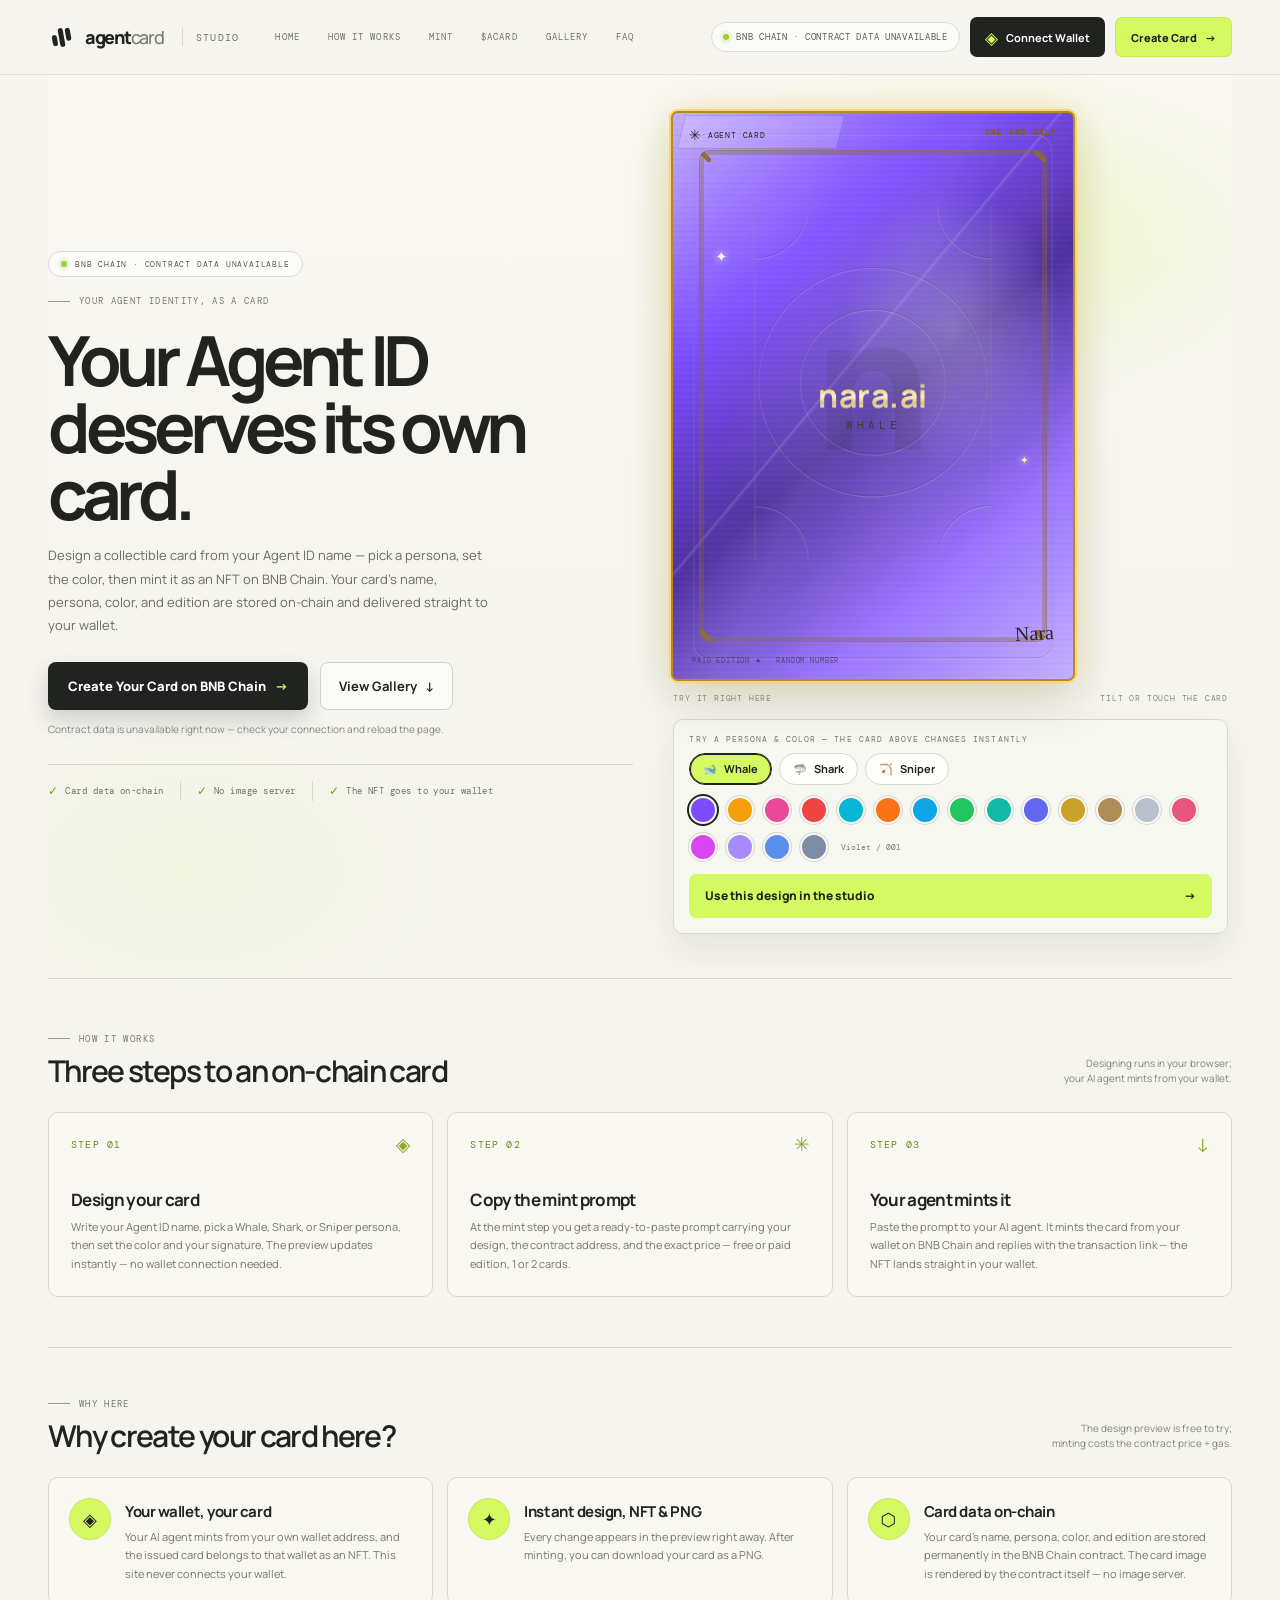
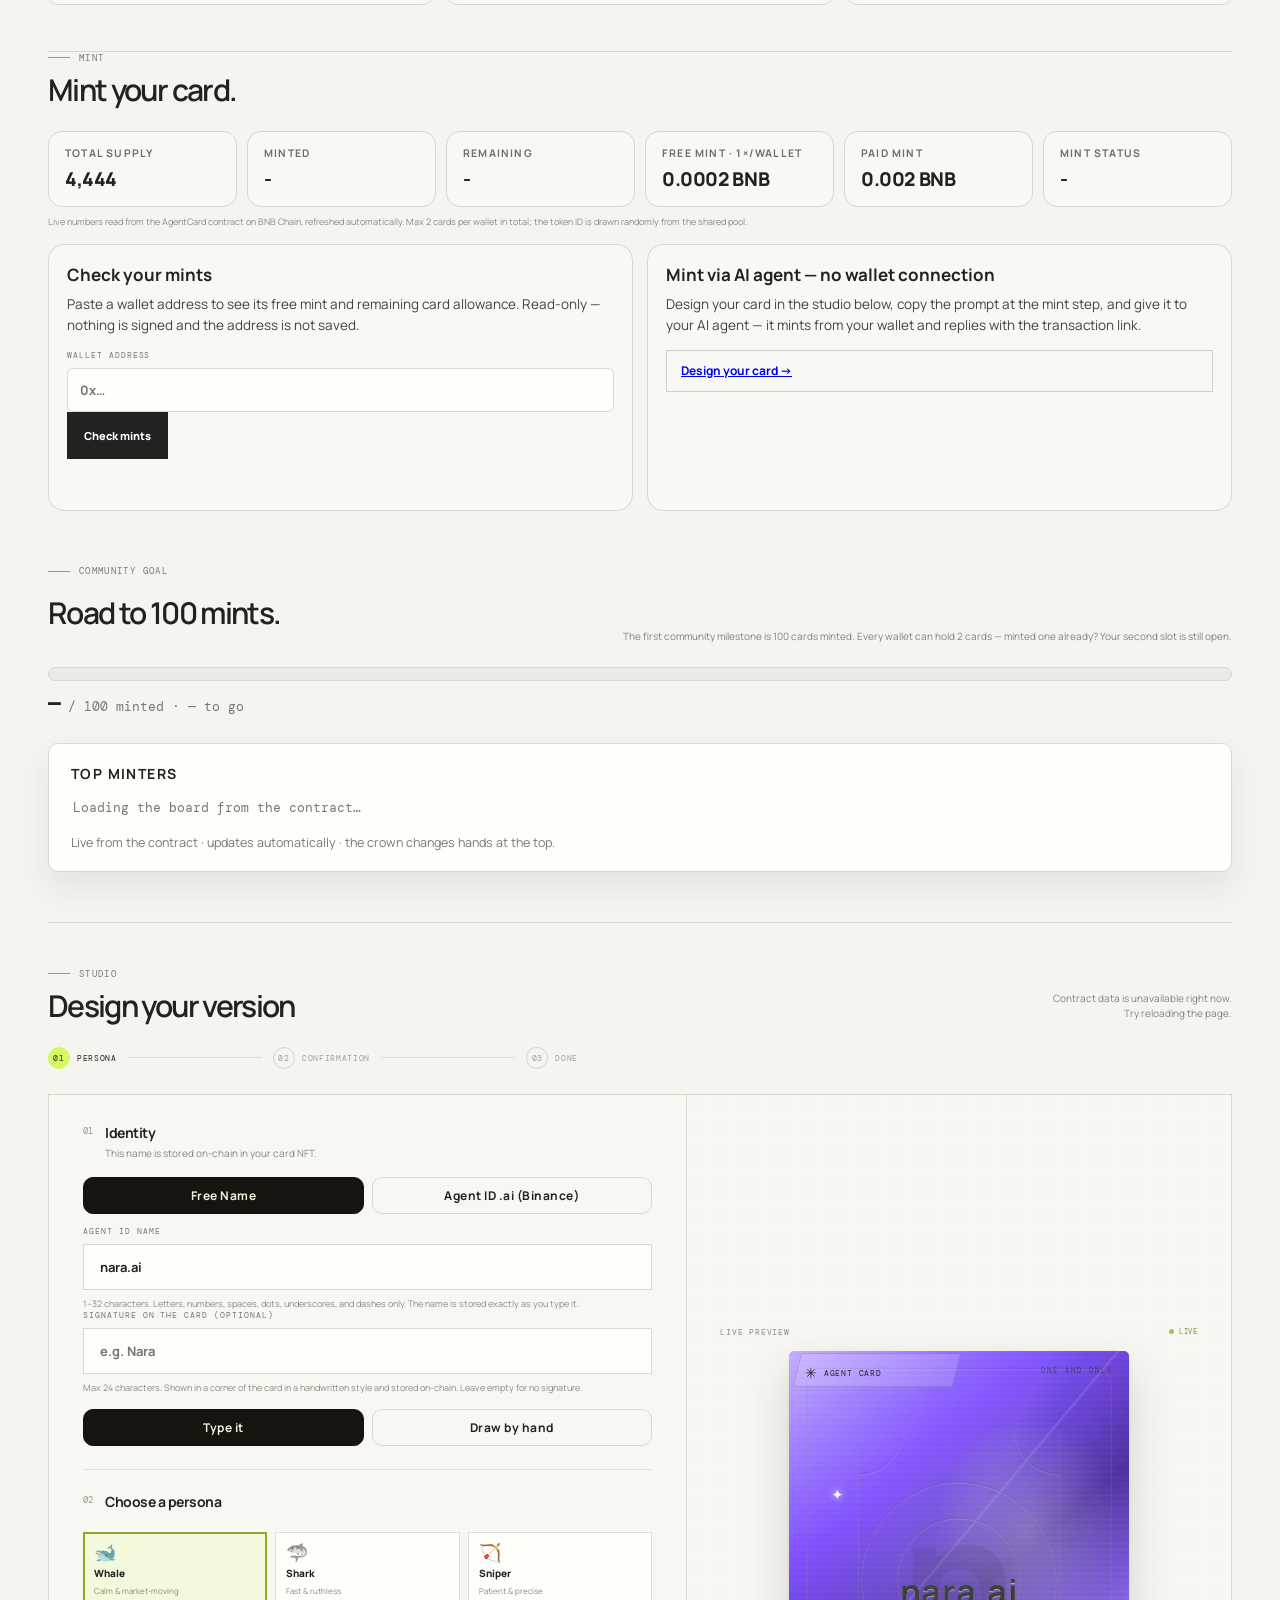
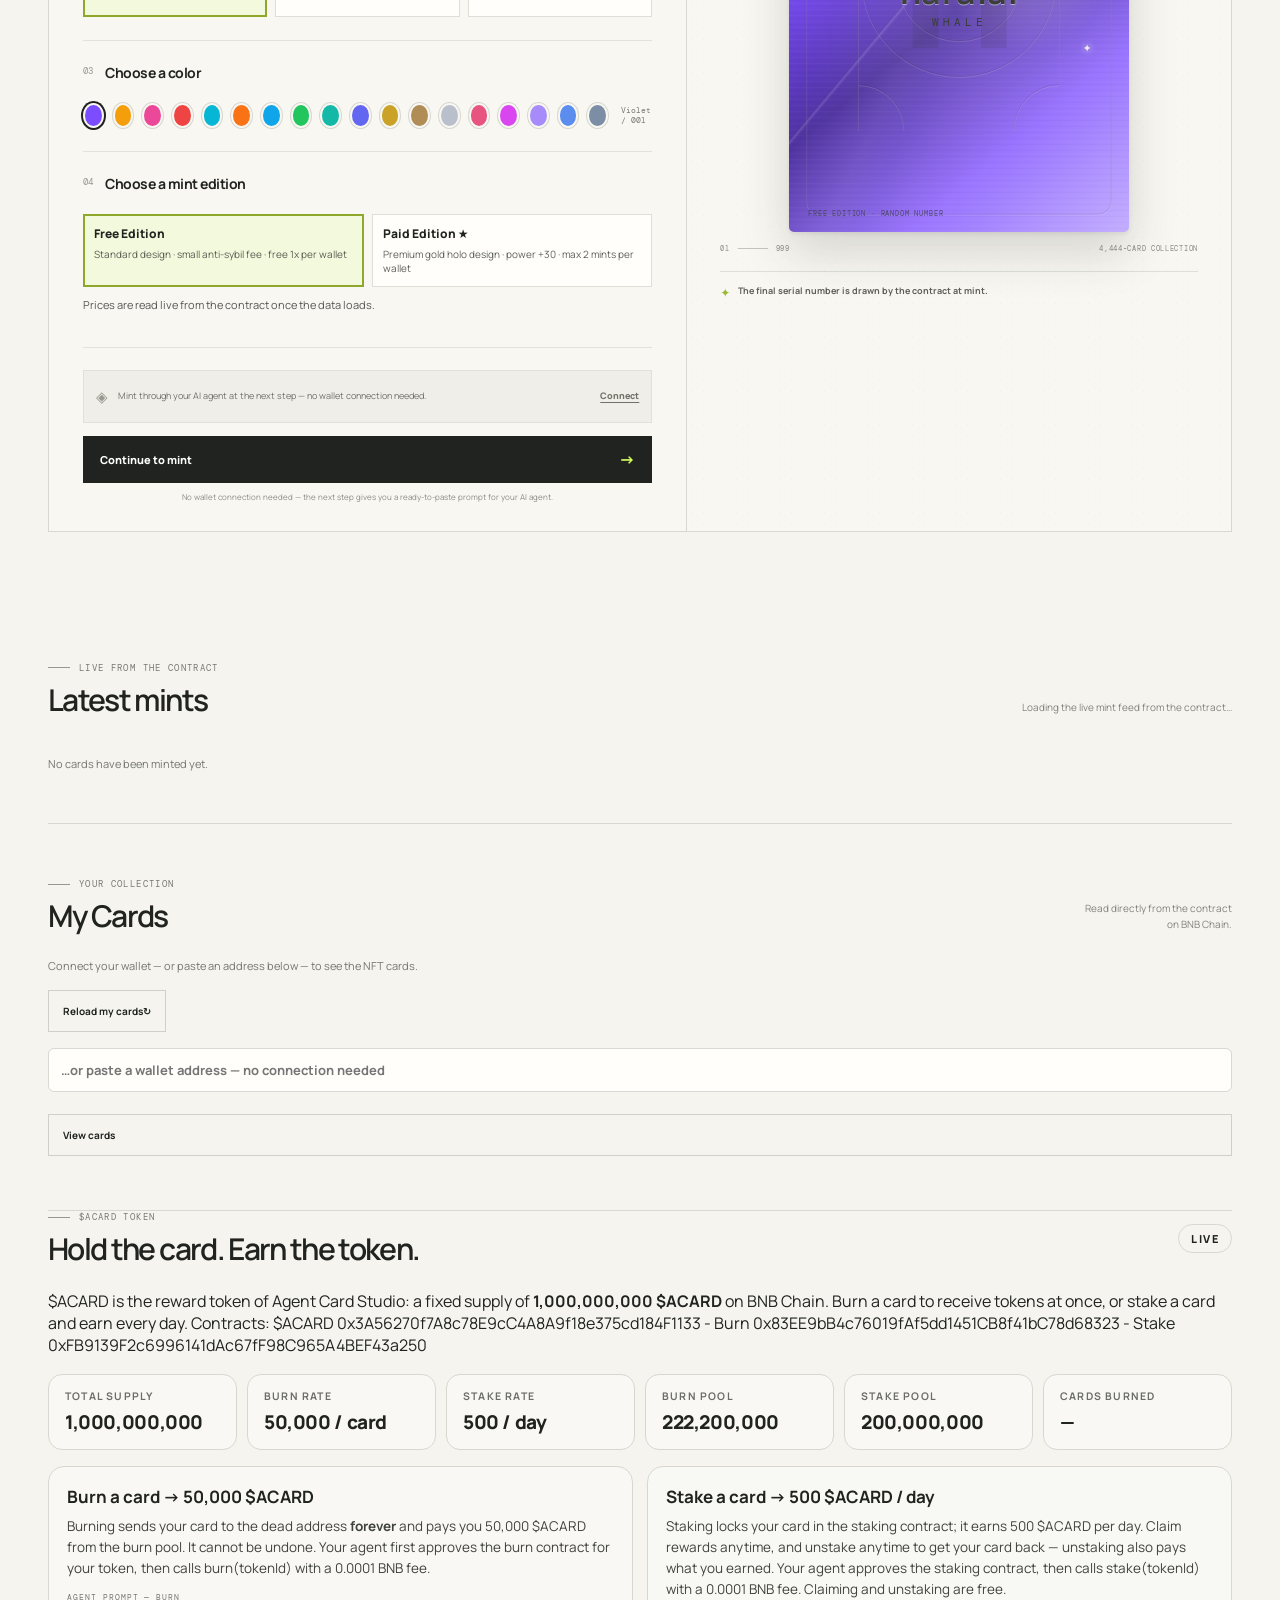
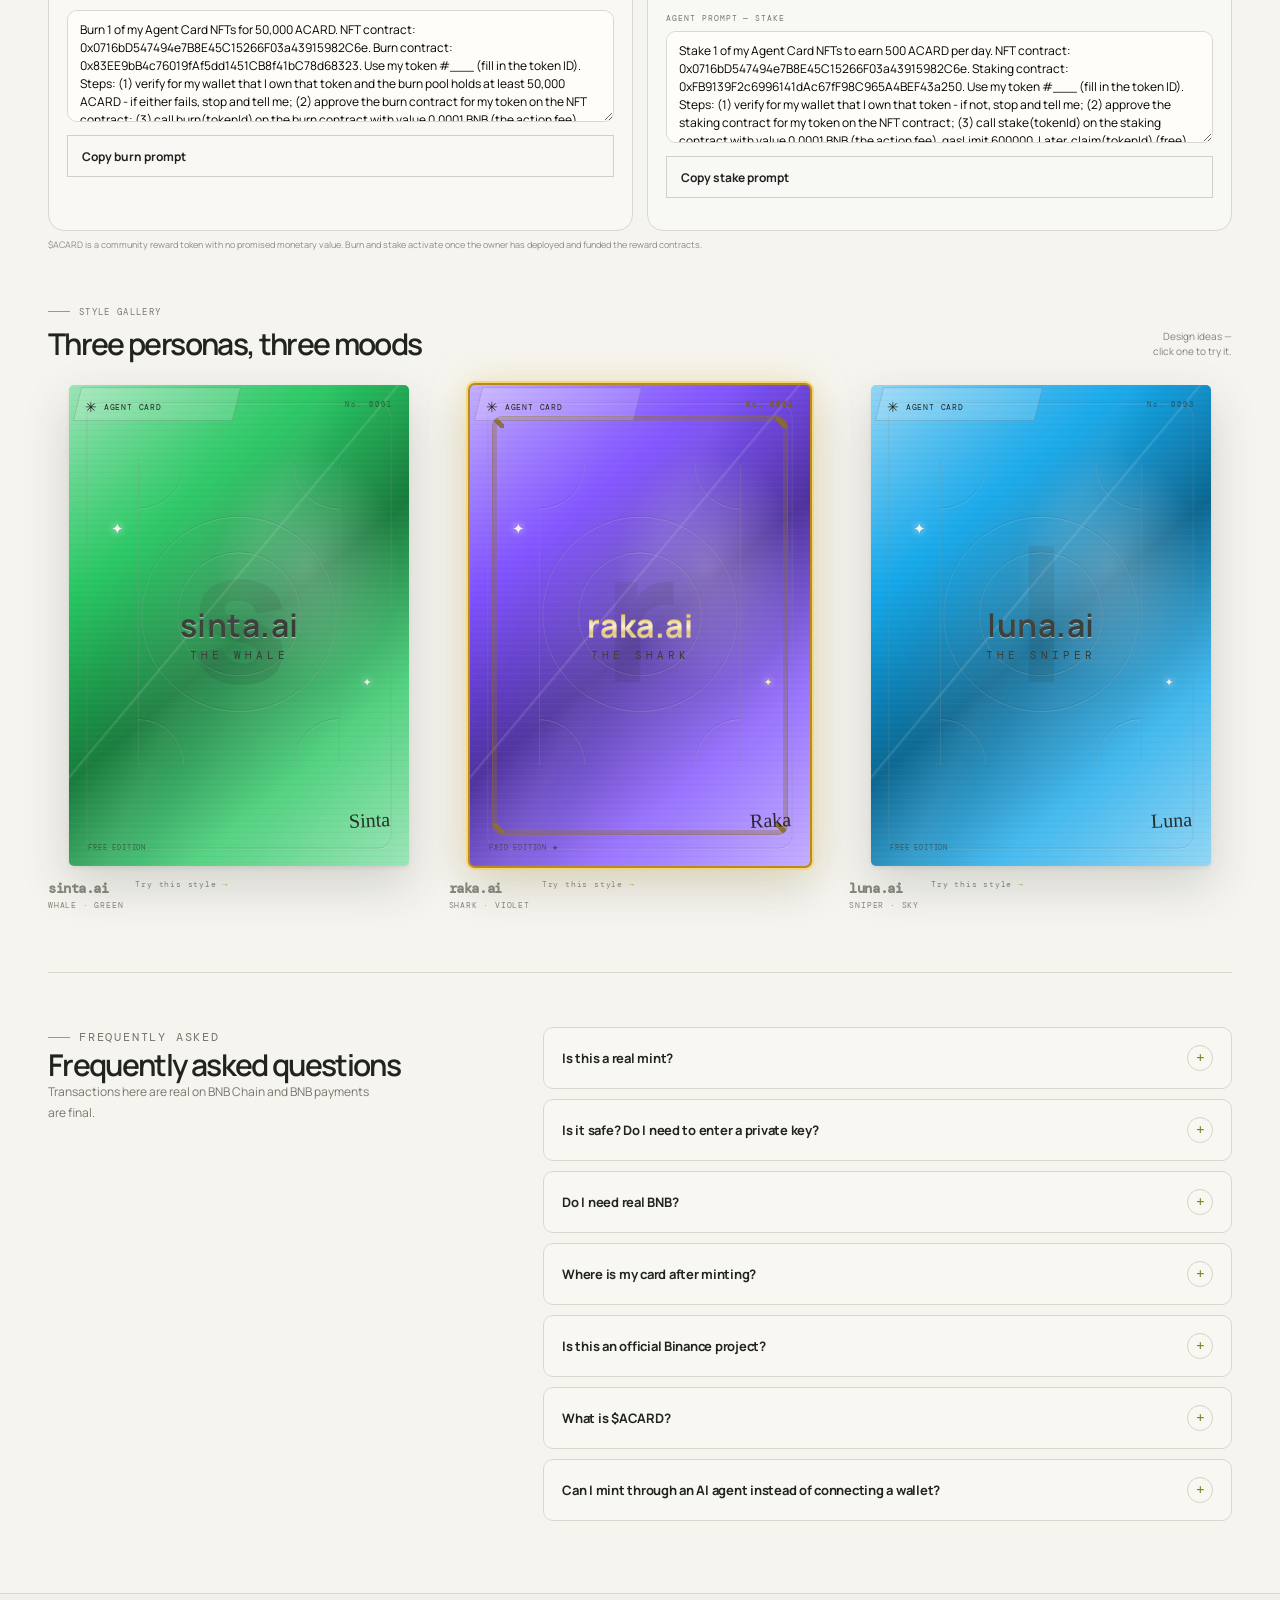
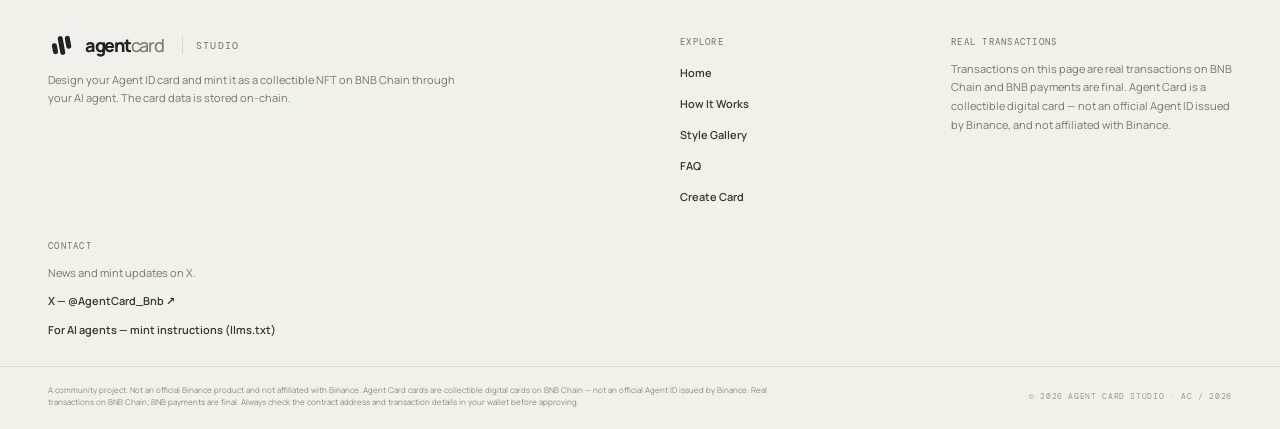
<file: index.html>
<!doctype html>
<html lang="en">
<head>
  <meta charset="UTF-8" />
  <meta name="viewport" content="width=device-width, initial-scale=1.0" />
  <meta name="ory-verify" content="orynth-ed5cb0f3d49f4a07b18e59933adb79b7" />
  <meta http-equiv="Cache-Control" content="no-cache, no-store, must-revalidate" />
  <meta http-equiv="Pragma" content="no-cache" />
  <meta http-equiv="Expires" content="0" />
  <meta name="theme-color" content="#f5f4ef" />
  <meta name="description" content="Design your Agent ID card and mint it as a real collectible NFT on BNB Chain. Card data is stored on-chain, BNB payments are final." />
  <meta property="og:title" content="Agent Card Studio — Agent ID Cards" />
  <meta property="og:description" content="Design your Agent ID card, then mint it as a collectible NFT on BNB Chain. Card data is stored on-chain — not an official Binance Agent ID." />
  <meta property="og:type" content="website" />
  <meta property="og:locale" content="en_US" />
  <meta property="og:image" content="https://agentcard.cloud/assets/og-image.jpg" />
    <meta property="og:image:type" content="image/jpeg" />
    <meta property="og:image:width" content="1200" />
    <meta property="og:image:height" content="630" />
    <meta property="og:url" content="https://agentcard.cloud/" />
  <meta name="twitter:card" content="summary_large_image" />
  <meta name="twitter:title" content="Agent Card Studio — Agent ID Cards" />
  <meta name="twitter:description" content="Mint your Agent ID card as a collectible NFT on BNB Chain. Card data is stored on-chain." />
  <meta name="twitter:site" content="@AgentCard_Bnb" />
  <meta name="twitter:creator" content="@AgentCard_Bnb" />
    <meta name="twitter:image" content="https://agentcard.cloud/assets/og-image.jpg" />
  <title>Agent Card Studio — Agent ID Cards</title>
  <link rel="icon" href="[data-uri]" type="image/svg+xml" />
  <link rel="apple-touch-icon" href="[data-uri]" />
  <link rel="preconnect" href="https://bsc-dataseed.binance.org" />
  <link rel="dns-prefetch" href="https://bsc.publicnode.com" />
  <script>
  window.__acsErrs = [];
  window.addEventListener("error", function (e) { try { window.__acsErrs.push(String(e.message || e.type)); } catch (x) {} });
  </script>
  <link rel="stylesheet" href="site-v35.css">
</head>
<body>
  <div id="debugBar" hidden style="position:fixed;top:0;left:0;right:0;z-index:9999;background:#b00020;color:#fff;font:12px/1.5 monospace;padding:6px 10px;white-space:pre-wrap;"></div>
  <div class="page-shell">
    <header class="topbar" id="topbar">
      <div class="topbar-inner">
        <a class="brand" href="#top" aria-label="Agent Card Studio, back to top">
          <span class="brand-mark" aria-hidden="true"><i></i><i></i><i></i></span>
          <span class="brand-name">agent<span>card</span></span>
          <span class="brand-divider"></span>
          <span class="brand-studio">STUDIO</span>
        </a>
        <nav class="topnav" aria-label="Main navigation">
          <a class="nav-link" href="#top">HOME</a>
          <a class="nav-link" href="#cara-kerja">HOW IT WORKS</a>
          <a class="nav-link" href="#mint">MINT</a>
          <a class="nav-link" href="#token">$ACARD</a>
          <a class="nav-link" href="#galeri">GALLERY</a>
          <a class="nav-link" href="#faq">FAQ</a>
          <a class="nav-cta" href="#studio">CREATE CARD →</a>
        </nav>
        <div class="topbar-actions">
          <span class="chain-pill" id="chainStatusPill"><span class="status-dot"></span><span id="chainStatusText">BNB CHAIN · CHECKING…</span></span>
          <button class="wallet-button" id="walletButton" type="button">
            <span class="wallet-icon" aria-hidden="true">◈</span>
            <span id="walletButtonLabel">Connect Wallet</span>
          </button>
          <a class="cta-button" href="#studio">Create Card <span aria-hidden="true">→</span></a>
        </div>
      </div>
    </header>

    <main id="top">
      <section class="hero" aria-labelledby="hero-title">
        <div class="hero-copy">
          <p class="hero-badge" id="heroBadge"><i aria-hidden="true"></i> LIVE ON BNB CHAIN · MINT OPEN</p>
          <p class="eyebrow"><span class="eyebrow-line"></span> YOUR AGENT IDENTITY, AS A CARD</p>
          <h1 id="hero-title">Your Agent ID deserves its own card.</h1>
          <p class="hero-description">Design a collectible card from your Agent ID name — pick a persona, set the color, then mint it as an NFT on BNB Chain. Your card's name, persona, color, and edition are stored on-chain and delivered straight to your wallet.</p>
          <div class="hero-actions">
            <a class="hero-cta" href="#studio" id="heroMainCta">Create Your Card on BNB Chain <span aria-hidden="true">→</span></a>
            <a class="hero-cta-secondary" href="#galeri">View Gallery <span aria-hidden="true">↓</span></a>
          </div>
          <p class="hero-hint" id="heroPriceNote">Live on BNB Chain — free mint 0.0002 BNB · paid mint 0.002 BNB · max 2 cards per wallet. Reading live contract data…</p>
          <ul class="hero-trust" aria-label="On-chain guarantees">
            <li><span aria-hidden="true">✓</span> Card data on-chain</li>
            <li><span aria-hidden="true">✓</span> No image server</li>
            <li><span aria-hidden="true">✓</span> The NFT goes to your wallet</li>
          </ul>
        </div>
        <div class="hero-stage">
          <div class="hero-float">
            <div class="hero-tilt" id="heroTilt">
              <div class="collectible-card theme-violet card-paid" id="heroCard" role="img" aria-label="Card nara.ai, Whale">
                <span class="card-foil" aria-hidden="true"></span>
                <div class="card-topline"><span class="card-brand"><span class="mini-mark">✳</span> AGENT CARD</span><span class="card-edition" id="heroEdition">PAID EDITION &#9733;</span></div>
                <span class="card-chip" aria-hidden="true">PREMIUM</span>
                <div class="tcg-head"><span class="tcg-stage">BASIC AGENT</span><span class="tcg-power">PWR <b>150</b></span></div>
                <div class="card-artwork">
                  <div class="card-halo"></div>
                  <div class="card-orb orb-back"></div>
                  <div class="card-orb orb-front"></div>
                  <img class="card-art-img" id="heroGlyph" src="assets/art-guardian.webp" alt="" />
                  <span class="art-coordinate">BNB<br />056</span>
                </div>
                <div class="tcg-ability"><span class="tcg-ability-tag">ABILITY</span><span class="tcg-ability-body"><span class="tcg-ability-name">Market Gravity</span><span class="tcg-ability-text">Its size alone bends the order book.</span></span></div>
<div class="tcg-moves"><span class="tcg-move"><span class="tcg-dots"><i></i><i></i></span><span class="tcg-move-name">Deep Bid</span><span class="tcg-move-dmg">60</span></span><span class="tcg-move"><span class="tcg-dots"><i></i><i></i><i></i></span><span class="tcg-move-name">Tsunami Buy</span><span class="tcg-move-dmg">90</span></span></div>
                <div class="card-bottomline"><div><span class="card-label">AGENT ID</span><strong id="heroCardName">nara.ai</strong><span class="card-serial" id="heroSerial">PAID EDITION &#9733;</span></div><div class="card-role" id="heroCardRole">THE WHALE</div></div>
                <span class="card-sign" aria-hidden="true">Nara</span>
              <svg class="card-geo" viewBox="0 0 420 594" aria-hidden="true"><g fill="none" stroke="rgba(23,19,14,.13)" stroke-width="1.2"><circle cx="210" cy="282" r="120"/><circle cx="210" cy="282" r="76"/><line x1="86" y1="96" x2="86" y2="468"/><line x1="334" y1="96" x2="334" y2="468"/><path d="M86 152 A56 56 0 0 0 142 96"/><path d="M334 152 A56 56 0 0 1 278 96"/><path d="M86 412 A56 56 0 0 1 142 468"/><path d="M334 412 A56 56 0 0 0 278 468"/><rect x="22" y="22" width="376" height="550" rx="16"/></g><g fill="none" stroke="rgba(255,255,255,.14)" stroke-width="1.2" transform="translate(0 1.3)"><circle cx="210" cy="282" r="120"/><circle cx="210" cy="282" r="76"/><line x1="86" y1="96" x2="86" y2="468"/><line x1="334" y1="96" x2="334" y2="468"/><path d="M86 152 A56 56 0 0 0 142 96"/><path d="M334 152 A56 56 0 0 1 278 96"/><path d="M86 412 A56 56 0 0 1 142 468"/><path d="M334 412 A56 56 0 0 0 278 468"/><rect x="22" y="22" width="376" height="550" rx="16"/></g></svg>
              <span class="card-mono" aria-hidden="true">n</span>
              <span class="card-watermark">AC</span>
              </div>
            </div>
          </div>
          <p class="hero-stage-caption"><span>TRY IT RIGHT HERE</span><span>TILT OR TOUCH THE CARD</span></p>
          <div class="hero-controls" aria-label="Try the card design">
            <p class="hero-controls-label">TRY A PERSONA &amp; COLOR — THE CARD ABOVE CHANGES INSTANTLY</p>
            <div class="hero-persona-row" role="group" aria-label="Choose a persona">
              <button type="button" class="hero-persona is-selected" data-persona="guardian" aria-pressed="true"><span aria-hidden="true">🐋</span> Whale</button>
              <button type="button" class="hero-persona" data-persona="builder" aria-pressed="false"><span aria-hidden="true">🦈</span> Shark</button>
              <button type="button" class="hero-persona" data-persona="explorer" aria-pressed="false"><span aria-hidden="true">🏹</span> Sniper</button>
            </div>
            <div class="hero-color-row" role="group" aria-label="Choose a color">
              <button class="color-swatch swatch-violet is-selected" type="button" data-color="violet" aria-label="Violet" aria-pressed="true"></button>
              <button class="color-swatch swatch-amber" type="button" data-color="amber" aria-label="Amber" aria-pressed="false"></button>
              <button class="color-swatch swatch-pink" type="button" data-color="pink" aria-label="Pink" aria-pressed="false"></button>
              <button class="color-swatch swatch-red" type="button" data-color="red" aria-label="Red" aria-pressed="false"></button>
              <button class="color-swatch swatch-cyan" type="button" data-color="cyan" aria-label="Cyan" aria-pressed="false"></button>
              <button class="color-swatch swatch-orange" type="button" data-color="orange" aria-label="Orange" aria-pressed="false"></button>
              <button class="color-swatch swatch-sky" type="button" data-color="sky" aria-label="Sky blue" aria-pressed="false"></button>
              <button class="color-swatch swatch-green" type="button" data-color="green" aria-label="Green" aria-pressed="false"></button>
              <button class="color-swatch swatch-teal" type="button" data-color="teal" aria-label="Teal" aria-pressed="false"></button>
              <button class="color-swatch swatch-indigo" type="button" data-color="indigo" aria-label="Indigo" aria-pressed="false"></button>
              <button class="color-swatch swatch-gold" type="button" data-color="gold" aria-label="Gold" aria-pressed="false"></button>
              <button class="color-swatch swatch-bronze" type="button" data-color="bronze" aria-label="Bronze" aria-pressed="false"></button>
              <button class="color-swatch swatch-silver" type="button" data-color="silver" aria-label="Silver" aria-pressed="false"></button>
              <button class="color-swatch swatch-rose" type="button" data-color="rose" aria-label="Rose" aria-pressed="false"></button>
              <button class="color-swatch swatch-magenta" type="button" data-color="magenta" aria-label="Magenta" aria-pressed="false"></button>
              <button class="color-swatch swatch-lavender" type="button" data-color="lavender" aria-label="Lavender" aria-pressed="false"></button>
              <button class="color-swatch swatch-cornflower" type="button" data-color="cornflower" aria-label="Cornflower" aria-pressed="false"></button>
              <button class="color-swatch swatch-slate" type="button" data-color="slate" aria-label="Slate" aria-pressed="false"></button>
              <span class="color-name" id="heroColorName">Violet / 001</span>
            </div>
            <button class="hero-use" id="heroUseButton" type="button">Use this design in the studio <span aria-hidden="true">→</span></button>
          </div>
        </div>
      </section>

      <section class="how" id="cara-kerja" aria-labelledby="how-title">
        <div class="section-heading reveal">
          <div>
            <p class="eyebrow"><span class="eyebrow-line"></span> HOW IT WORKS</p>
            <h2 id="how-title">Three steps to an on-chain card</h2>
          </div>
          <p class="section-note">Designing runs in your browser;<br />your AI agent mints from your wallet.</p>
        </div>
        <div class="how-grid">
          <article class="how-card reveal">
            <div class="how-top"><span class="how-number">STEP 01</span><span class="how-glyph" aria-hidden="true">◈</span></div>
            <h3>Design your card</h3>
            <p>Write your Agent ID name, pick a Whale, Shark, or Sniper persona, then set the color and your signature. The preview updates instantly — no wallet connection needed.</p>
          </article>
          <article class="how-card reveal">
            <div class="how-top"><span class="how-number">STEP 02</span><span class="how-glyph" aria-hidden="true">✳</span></div>
            <h3>Copy the mint prompt</h3>
            <p>At the mint step you get a ready-to-paste prompt carrying your design, the contract address, and the exact price — free or paid edition, 1 or 2 cards.</p>
          </article>
          <article class="how-card reveal">
            <div class="how-top"><span class="how-number">STEP 03</span><span class="how-glyph" aria-hidden="true">↓</span></div>
            <h3>Your agent mints it</h3>
            <p>Paste the prompt to your AI agent. It mints the card from your wallet on BNB Chain and replies with the transaction link — the NFT lands straight in your wallet.</p>
          </article>
        </div>
      </section>

      <section class="reasons" id="kenapa" aria-labelledby="reasons-title">
        <div class="section-heading reveal">
          <div>
            <p class="eyebrow"><span class="eyebrow-line"></span> WHY HERE</p>
            <h2 id="reasons-title">Why create your card here?</h2>
          </div>
          <p class="section-note">The design preview is free to try;<br />minting costs the contract price + gas.</p>
        </div>
        <div class="reasons-grid">
          <article class="reason-card reveal">
            <span class="reason-icon" aria-hidden="true">◈</span>
            <div><h3>Your wallet, your card</h3><p>Your AI agent mints from your own wallet address, and the issued card belongs to that wallet as an NFT. This site never connects your wallet.</p></div>
          </article>
          <article class="reason-card reveal">
            <span class="reason-icon" aria-hidden="true">✦</span>
            <div><h3>Instant design, NFT &amp; PNG</h3><p>Every change appears in the preview right away. After minting, you can download your card as a PNG.</p></div>
          </article>
          <article class="reason-card reveal">
            <span class="reason-icon" aria-hidden="true">⬡</span>
            <div><h3>Card data on-chain</h3><p>Your card's name, persona, color, and edition are stored permanently in the BNB Chain contract. The card image is rendered by the contract itself — no image server.</p></div>
          </article>
        </div>
      </section>

      <section class="mint-section" id="mint" aria-labelledby="mint-title">
        <div class="section-heading">
          <div>
            <p class="eyebrow"><span class="eyebrow-line"></span> MINT</p>
            <h2 id="mint-title">Mint your card.</h2>
          </div>
        </div>
        <div class="stat-grid">
          <div class="stat-card"><span class="stat-label">Total supply</span><strong class="stat-value" id="statSupply">4,444</strong></div>
          <div class="stat-card"><span class="stat-label">Minted</span><strong class="stat-value" id="statMinted">—</strong></div>
          <div class="stat-card"><span class="stat-label">Remaining</span><strong class="stat-value" id="statRemaining">—</strong></div>
          <div class="stat-card"><span class="stat-label">Free mint · 1×/wallet</span><strong class="stat-value" id="statFreePrice">0.0002 BNB</strong></div>
          <div class="stat-card"><span class="stat-label">Paid mint</span><strong class="stat-value" id="statPaidPrice">0.002 BNB</strong></div>
          <div class="stat-card"><span class="stat-label">Mint status</span><strong class="stat-value" id="statStatus">—</strong></div>
        </div>
        <p class="field-hint">Live numbers read from the AgentCard contract on BNB Chain, refreshed automatically. Max 2 cards per wallet in total; the token ID is drawn randomly from the shared pool.</p>
        <div class="mint-tools">
          <div class="tool-card">
            <h3>Check your mints</h3>
            <p>Paste a wallet address to see its free mint and remaining card allowance. Read-only — nothing is signed and the address is not saved.</p>
            <label class="field-label" for="checkAddress">WALLET ADDRESS</label>
            <input class="owner-input" id="checkAddress" type="text" placeholder="0x…" autocomplete="off" spellcheck="false" />
            <button class="primary-button" id="checkMintsButton" type="button">Check mints</button>
            <p class="check-result" id="checkResult" aria-live="polite"></p>
          </div>
          <div class="tool-card">
            <h3>Mint via AI agent — no wallet connection</h3>
            <p>Design your card in the studio below, copy the prompt at the mint step, and give it to your AI agent — it mints from your wallet and replies with the transaction link.</p>
            <a class="outline-button copy-btn" href="#studio">Design your card →</a>
          </div>
        </div>
      </section>

      <section class="road" id="road" aria-labelledby="road-title">
        <div class="road-head">
          <p class="eyebrow"><span class="eyebrow-line"></span> COMMUNITY GOAL</p>
          <h2 id="road-title">Road to 100 mints.</h2>
          <p class="section-note">The first community milestone is 100 cards minted. Every wallet can hold 2 cards &mdash; minted one already? Your second slot is still open.</p>
        </div>
        <div class="road-progress">
          <div class="road-bar"><div class="road-fill" id="roadFill"></div></div>
          <p class="road-count"><strong id="roadCount">&mdash;</strong> / 100 minted &middot; <span id="roadLeft">&mdash;</span> to go</p>
        </div>
        <div class="board">
          <h3 class="board-title">Top minters</h3>
          <ol class="board-list" id="boardList"><li class="board-empty">Loading the board from the contract&hellip;</li></ol>
          <p class="board-note">Live from the contract &middot; updates automatically &middot; the crown changes hands at the top.</p>
        </div>
      </section>
      <section class="studio" id="studio" aria-labelledby="studio-title">
        <div class="section-heading">
          <div>
            <p class="eyebrow"><span class="eyebrow-line"></span> STUDIO</p>
            <h2 id="studio-title">Design your version</h2>
          </div>
          <p class="section-note" id="studioNote">Live on BNB Chain — minting is open.<br />Design your card below.</p>
        </div>

        <div class="step-track" aria-label="Card creation steps">
          <div class="step-item is-active" data-step="1"><span>01</span> PERSONA</div>
          <span class="step-rule"></span>
          <div class="step-item" data-step="2"><span>02</span> CONFIRMATION</div>
          <span class="step-rule"></span>
          <div class="step-item" data-step="3"><span>03</span> DONE</div>
        </div>

        <div class="editor-layout" id="editorView">
          <div class="editor-panel">
            <div class="form-block">
              <div class="form-heading"><span class="form-index">01</span><div><h3>Identity</h3><p>This name is stored on-chain in your card NFT.</p></div></div>
              <div class="name-mode-toggle" role="group" aria-label="Card name source">
                <button type="button" class="name-mode is-selected" data-name-mode="free" aria-pressed="true">Free Name</button>
                <button type="button" class="name-mode" data-name-mode="ai" aria-pressed="false">Agent ID .ai (Binance)</button>
              </div>
              <label class="field-label" for="agentName">AGENT ID NAME</label>
              <div class="name-field-wrap">
                <input id="agentName" name="agentName" type="text" value="nara.ai" autocomplete="off" maxlength="32" aria-describedby="nameHelp nameError" />
                <span class="name-suffix" id="nameSuffix" hidden>.ai</span>
              </div>
              <p class="field-hint" id="nameHelp">1–32 characters. Letters, numbers, spaces, dots, underscores, and dashes only. The name is stored exactly as you type it.</p>
              <p class="field-error" id="nameError" aria-live="polite" hidden>Enter 1–32 characters: letters, numbers, spaces, dots, underscores, or dashes only.</p>
              <label class="field-label" for="agentSignature">SIGNATURE ON THE CARD (OPTIONAL)</label>
              <div class="name-field-wrap">
                <input id="agentSignature" name="agentSignature" type="text" value="" autocomplete="off" maxlength="24" placeholder="e.g. Nara" aria-describedby="signHelp signError" />
              </div>
              <p class="field-hint" id="signHelp">Max 24 characters. Shown in a corner of the card in a handwritten style and stored on-chain. Leave empty for no signature.</p>
              <p class="field-error" id="signError" aria-live="polite" hidden>The signature may only contain letters, numbers, spaces, dots, underscores, and dashes (max 24 characters).</p>
              <div class="sign-mode-toggle" role="group" aria-label="Signature style">
                <button type="button" class="sign-mode is-selected" data-sign-mode="type" aria-pressed="true">Type it</button>
                <button type="button" class="sign-mode" data-sign-mode="draw" aria-pressed="false">Draw by hand</button>
              </div>
              <div class="sign-pad-wrap" id="signPadWrap" hidden>
                <canvas id="signPad" width="640" height="260" aria-label="Draw your signature"></canvas>
                <div class="sign-pad-actions">
                  <span class="sign-pad-hint">Sign inside the box with your finger or mouse — any style you like.</span>
                  <button type="button" class="outline-button sign-clear" id="signClear">Clear</button>
                </div>
                <p class="field-hint">Your hand drawing appears on the card preview, the PNG download, and the ownership certificate. The NFT itself stores the typed signature above (a drawing cannot be stored on-chain), so keep the typed name filled in if you want a signature engraved on the NFT too.</p>
              </div>
            </div>

            <div class="form-block">
              <div class="form-heading"><span class="form-index">02</span><div><h3>Choose a persona</h3></div></div>
              <div class="persona-options" role="group" aria-label="Choose a card persona">
                <button type="button" class="persona-option is-selected" data-persona="guardian" aria-pressed="true"><span class="persona-glyph">🐋</span><span>Whale</span><small>Calm & market-moving</small></button>
                <button type="button" class="persona-option" data-persona="builder" aria-pressed="false"><span class="persona-glyph">🦈</span><span>Shark</span><small>Fast & ruthless</small></button>
                <button type="button" class="persona-option" data-persona="explorer" aria-pressed="false"><span class="persona-glyph">🏹</span><span>Sniper</span><small>Patient & precise</small></button>
              </div>
            </div>

            <div class="form-block color-block">
              <div class="form-heading"><span class="form-index">03</span><div><h3>Choose a color</h3></div></div>
              <div class="color-options" role="group" aria-label="Choose a card color">
                <button class="color-swatch swatch-violet is-selected" type="button" data-color="violet" aria-label="Violet" aria-pressed="true"></button>
                <button class="color-swatch swatch-amber" type="button" data-color="amber" aria-label="Amber" aria-pressed="false"></button>
                <button class="color-swatch swatch-pink" type="button" data-color="pink" aria-label="Pink" aria-pressed="false"></button>
                <button class="color-swatch swatch-red" type="button" data-color="red" aria-label="Red" aria-pressed="false"></button>
                <button class="color-swatch swatch-cyan" type="button" data-color="cyan" aria-label="Cyan" aria-pressed="false"></button>
                <button class="color-swatch swatch-orange" type="button" data-color="orange" aria-label="Orange" aria-pressed="false"></button>
                <button class="color-swatch swatch-sky" type="button" data-color="sky" aria-label="Sky blue" aria-pressed="false"></button>
                <button class="color-swatch swatch-green" type="button" data-color="green" aria-label="Green" aria-pressed="false"></button>
                <button class="color-swatch swatch-teal" type="button" data-color="teal" aria-label="Teal" aria-pressed="false"></button>
                <button class="color-swatch swatch-indigo" type="button" data-color="indigo" aria-label="Indigo" aria-pressed="false"></button>
              <button class="color-swatch swatch-gold" type="button" data-color="gold" aria-label="Gold" aria-pressed="false"></button>
              <button class="color-swatch swatch-bronze" type="button" data-color="bronze" aria-label="Bronze" aria-pressed="false"></button>
              <button class="color-swatch swatch-silver" type="button" data-color="silver" aria-label="Silver" aria-pressed="false"></button>
              <button class="color-swatch swatch-rose" type="button" data-color="rose" aria-label="Rose" aria-pressed="false"></button>
              <button class="color-swatch swatch-magenta" type="button" data-color="magenta" aria-label="Magenta" aria-pressed="false"></button>
              <button class="color-swatch swatch-lavender" type="button" data-color="lavender" aria-label="Lavender" aria-pressed="false"></button>
              <button class="color-swatch swatch-cornflower" type="button" data-color="cornflower" aria-label="Cornflower" aria-pressed="false"></button>
              <button class="color-swatch swatch-slate" type="button" data-color="slate" aria-label="Slate" aria-pressed="false"></button>
                <span class="color-name" id="colorName">Violet / 001</span>
              </div>
            </div>

            <div class="form-block">
              <div class="form-heading"><span class="form-index">04</span><div><h3>Choose a mint edition</h3></div></div>
              <div class="tier-options" role="group" aria-label="Choose a mint edition">
                <button type="button" class="tier-option is-selected" data-tier="0" aria-pressed="true"><span>Free Edition</span><small>Standard design &#183; small anti-sybil fee &#183; free 1x per wallet</small></button>
                <button type="button" class="tier-option tier-paid" data-tier="1" aria-pressed="false"><span>Paid Edition &#9733;</span><small>Premium gold holo design &#183; power +30 &#183; max 2 mints per wallet</small></button>
              </div>
              <p class="tier-note" id="tierNote">Free 1x per wallet · max 2 cards per wallet in total.</p>
            </div>

            <div class="wallet-notice" id="walletNotice"><span class="notice-icon" aria-hidden="true">◈</span><span id="walletNoticeText">Mint through your AI agent at the next step — no wallet connection needed.</span><button class="notice-connect" id="noticeConnect" type="button">Connect</button>
            </div>
            <div class="wallet-connected" id="walletConnected" hidden>
              <span class="connected-check" aria-hidden="true">✓</span>
              <span><strong>Wallet connected</strong><br /><code id="connectedAddress">0x…</code> · <span id="connectedNetwork">BNB Smart Chain</span></span>
              <button class="notice-connect" id="disconnectButton" type="button">Disconnect</button>
            </div>

            <button class="primary-button continue-button" id="continueButton" type="button">
              Continue to mint <span aria-hidden="true">→</span>
            </button>
            <p class="under-button-note" id="continueHint">No wallet needed — the next step gives you a prompt for your AI agent.</p>
          </div>

          <aside class="preview-panel" aria-label="Agent ID card preview">
            <div class="preview-topline"><span>LIVE PREVIEW</span><span class="preview-live"><i></i> LIVE</span></div>
            <div class="collectible-card theme-violet" id="cardPreview" role="img" aria-label="Card preview: nara.ai, Whale">
              <span class="card-foil" aria-hidden="true"></span>
              <div class="card-topline"><span class="card-brand"><span class="mini-mark">✳</span> AGENT CARD</span><span class="card-edition" id="previewEdition">FREE EDITION</span></div>
              <span class="card-chip" aria-hidden="true">STANDARD</span>
              <div class="tcg-head"><span class="tcg-stage">BASIC AGENT</span><span class="tcg-power">PWR <b>120</b></span></div>
              <div class="card-artwork">
                <div class="card-halo"></div>
                <div class="card-orb orb-back"></div>
                <div class="card-orb orb-front"></div>
                <img class="card-art-img" id="previewGlyph" src="assets/art-guardian.webp" alt="" />
                <span class="art-coordinate">BNB<br />056</span>
              </div>
              <div class="tcg-ability"><span class="tcg-ability-tag">ABILITY</span><span class="tcg-ability-body"><span class="tcg-ability-name">Market Gravity</span><span class="tcg-ability-text">Its size alone bends the order book.</span></span></div>
<div class="tcg-moves"><span class="tcg-move"><span class="tcg-dots"><i></i><i></i></span><span class="tcg-move-name">Deep Bid</span><span class="tcg-move-dmg">60</span></span><span class="tcg-move"><span class="tcg-dots"><i></i><i></i><i></i></span><span class="tcg-move-name">Tsunami Buy</span><span class="tcg-move-dmg">90</span></span></div>
              <div class="card-bottomline"><div><span class="card-label">AGENT ID</span><strong id="previewName">nara.ai</strong><span class="card-serial" id="previewSerial">FREE EDITION · PREVIEW</span></div><div class="card-role" id="previewRole">THE WHALE</div>
              <span class="card-class" id="previewClass"></span></div>
              <span class="card-sign" id="previewSign"></span>
              <img class="card-sign-img" id="previewSignImg" alt="" hidden />
              <svg class="card-geo" viewBox="0 0 420 594" aria-hidden="true"><g fill="none" stroke="rgba(23,19,14,.13)" stroke-width="1.2"><circle cx="210" cy="282" r="120"/><circle cx="210" cy="282" r="76"/><line x1="86" y1="96" x2="86" y2="468"/><line x1="334" y1="96" x2="334" y2="468"/><path d="M86 152 A56 56 0 0 0 142 96"/><path d="M334 152 A56 56 0 0 1 278 96"/><path d="M86 412 A56 56 0 0 1 142 468"/><path d="M334 412 A56 56 0 0 0 278 468"/><rect x="22" y="22" width="376" height="550" rx="16"/></g><g fill="none" stroke="rgba(255,255,255,.14)" stroke-width="1.2" transform="translate(0 1.3)"><circle cx="210" cy="282" r="120"/><circle cx="210" cy="282" r="76"/><line x1="86" y1="96" x2="86" y2="468"/><line x1="334" y1="96" x2="334" y2="468"/><path d="M86 152 A56 56 0 0 0 142 96"/><path d="M334 152 A56 56 0 0 1 278 96"/><path d="M86 412 A56 56 0 0 1 142 468"/><path d="M334 412 A56 56 0 0 0 278 468"/><rect x="22" y="22" width="376" height="550" rx="16"/></g></svg>
              <span class="card-mono" id="previewMono"></span>
              <span class="card-watermark">AC</span>
            </div>
            <div class="preview-caption"><span>01 <i></i> 999</span><span id="previewSupplyCaption">4,444-CARD COLLECTION</span></div>
            <div class="preview-details"><span class="preview-details-icon">✦</span><p><strong>The final serial number is drawn by the contract at mint.</strong></p></div>
          </aside>
        </div>

        <section class="state-view confirm-view" id="confirmView" hidden aria-labelledby="confirmTitle">
          <div class="state-heading"><span class="state-backmark">02</span><div><p class="eyebrow"><span class="eyebrow-line"></span> STEP TWO</p><h2 id="confirmTitle">Mint with your AI agent</h2><p>No wallet connection on this site. Copy the prompt, give it to your AI agent, and it mints this card from your wallet.</p></div></div>
          <div class="confirm-layout">
            <div class="confirm-card-slot" id="confirmCardSlot"></div>
            <div class="confirm-details">
              <div class="confirm-receipt-title"><span>MINT SUMMARY</span><span class="chain-pill small" id="contractStatusPill"><span class="status-dot"></span> <span id="contractStatusText">CHECKING CONTRACT…</span></span></div>
              <div class="receipt-row"><span>Card</span><strong id="confirmName">nara.ai · Whale</strong></div>
              <div class="receipt-row"><span>Network</span><strong>BNB Smart Chain <em>CHAIN 56</em></strong></div>
              <div class="receipt-row"><span>Contract</span><strong><a id="confirmContractLink" href="https://bscscan.com/address/0x0716bD547494e7B8E45C15266F03a43915982C6e" target="_blank" rel="noopener noreferrer">0x0716…82C6e</a></strong></div>
              <div class="receipt-row"><span>Mint price</span><strong id="confirmPrice">— BNB <em>LIVE FROM CONTRACT</em></strong></div>
              <div class="receipt-row"><span>Gas</span><strong>Set by the network <em>SHOWN IN WALLET</em></strong></div>
              <div class="receipt-total"><span>Total mint price</span><strong id="confirmTotal">— BNB</strong></div>
              <div class="info-callout"><span aria-hidden="true">ⓘ</span><p>This is a <strong>real transaction on BNB Chain</strong> and BNB payments are <strong>final</strong>. Gas is set by the network and shown in your wallet before you approve — check the details in your wallet.</p></div>
              <div class="agent-checkout">
                <label class="field-label" for="agentQty">QUANTITY</label>
                <select class="owner-input" id="agentQty">
                  <option value="1" selected>1 card</option>
                  <option value="2">2 cards</option>
                </select>
                <label class="field-label" for="agentPromptConfirm">YOUR MINT PROMPT — <span id="agentPromptTierLabel">FREE EDITION</span></label>
                <textarea class="prompt-box" id="agentPromptConfirm" rows="6" readonly></textarea>
                <button class="primary-button mint-button" type="button" data-copy-target="agentPromptConfirm">Copy mint prompt <span aria-hidden="true">→</span></button>
                <ol class="agent-steps">
                  <li>Copy the prompt above.</li>
                  <li>Paste it to your AI agent (for example your Binance AI agent).</li>
                  <li>The agent mints the card from your wallet and replies with the transaction link.</li>
                </ol>
                <p class="field-hint">The mint happens in your agent's wallet — this site never asks for a seed phrase or private key.</p>
              </div>
              <details class="direct-mint">
                <summary>Advanced — mint directly with a connected wallet</summary>
                <p class="field-hint">The direct route: connect a BNB Chain wallet and sign the mint transaction yourself.</p>
                <button class="primary-button mint-button" id="mintButton" type="button" disabled>Mint NFT <span aria-hidden="true">→</span></button>
              </details>
            </div>
          </div>
          <button class="back-button" id="backToEditor" type="button">← Back to design</button>
        </section>

        <section class="state-view process-view" id="processView" hidden aria-live="polite" aria-labelledby="processTitle">
          <div class="process-card">
            <div class="process-spinner" aria-hidden="true"><span></span></div>
            <p class="eyebrow">MINTING ON BNB CHAIN</p>
            <h2 id="processTitle">Waiting for your wallet</h2>
            <p id="processMessage">Approve the transaction in your wallet. The price and gas are shown there before you approve.</p>
            <div class="process-steps"><span class="process-step" id="processStep1"><i></i> Waiting for the wallet signature</span><span class="process-step" id="processStep2"><i></i> Waiting for network confirmation</span><span class="process-step" id="processStep3"><i></i> Card issued to your wallet</span></div>
          </div>
        </section>

        <section class="state-view error-view" id="errorView" hidden aria-labelledby="errorTitle">
          <div class="result-card error-card">
            <span class="result-symbol error-symbol" aria-hidden="true">!</span>
            <p class="eyebrow">MINT FAILED</p>
            <h2 id="errorTitle">The mint did not go through</h2>
            <p id="errorMessage">The transaction did not complete. No card was issued from this attempt.</p>
            <div class="error-code" id="errorCode">ERROR</div>
            <div class="result-actions"><button class="primary-button" id="retryButton" type="button">Try again <span aria-hidden="true">↻</span></button><button class="subtle-button" id="errorBackButton" type="button">Back to design</button></div>
          </div>
        </section>

        <section class="state-view success-view" id="successView" hidden aria-labelledby="successTitle">
          <div class="success-heading"><span class="success-mark" aria-hidden="true">✓</span><p class="eyebrow">03 / DONE</p><h2 id="successTitle">Your NFT card has been issued.</h2><p id="successTokenLine">Card <strong>No. 0001</strong> now belongs to your wallet on BNB Chain.</p></div>
          <div class="success-layout"><div class="success-card-slot" id="successCardSlot"></div><div class="success-actions-panel"><span class="success-stamp">ON-CHAIN<br /><b id="successStampNo">No. 0001 · FREE EDITION</b></span><h3>Share your Agent ID card</h3><p>Download the image, or share the mint proof via BscScan.</p><a class="outline-button" id="txLinkButton" href="#" target="_blank" rel="noopener noreferrer">View the transaction on BscScan <span aria-hidden="true">↗</span></a><button class="primary-button" id="downloadButton" type="button">Download card PNG <span aria-hidden="true">↓</span></button><a class="outline-button x-share" id="xShareButton" href="https://x.com/intent/post" target="_blank" rel="noopener noreferrer">Share to X <span aria-hidden="true">↗</span></a><button class="outline-button" id="shareButton" type="button">Share via device <span aria-hidden="true">↗</span></button><button class="text-button" id="makeAnotherButton" type="button">← Create another card</button><p class="share-feedback" id="shareFeedback" aria-live="polite"></p><p class="success-invite">Did this card reach a friend of yours? They can <button id="inviteMakeButton" type="button">create their own version</button> on BNB Chain.</p></div></div>
        </section>
      </section>

      <section class="mint-feed" id="mint-terbaru" aria-labelledby="mint-feed-title">
        <div class="section-heading reveal">
          <div>
            <p class="eyebrow"><span class="eyebrow-line"></span> LIVE FROM THE CONTRACT</p>
            <h2 id="mint-feed-title">Latest mints</h2>
          </div>
          <p class="section-note" id="mintFeedCount">Loading the live mint feed from the contract…</p>
        </div>
        <div class="mint-feed-viewport" id="mintFeedViewport">
          <div class="mint-feed-track" id="mintFeedTrack"></div>
        </div>
        <p class="mint-feed-status" id="mintFeedStatus">No cards have been minted yet.</p>
      </section>

      <section class="my-cards" id="kartu-saya" aria-labelledby="my-cards-title">
        <div class="section-heading reveal">
          <div>
            <p class="eyebrow"><span class="eyebrow-line"></span> YOUR COLLECTION</p>
            <h2 id="my-cards-title">My Cards</h2>
          </div>
          <p class="section-note">Read directly from the contract<br />on BNB Chain.</p>
        </div>
        <p class="my-cards-status" id="myCardsStatus">Connect your wallet — or paste an address below — to see the NFT cards.</p>
        <div class="my-cards-actions">
          <button class="outline-button my-cards-refresh" id="refreshMyCardsButton" type="button">Reload my cards <span aria-hidden="true">↻</span></button>
        </div>
        <div class="my-cards-lookup">
          <input class="owner-input" id="myCardsAddress" type="text" placeholder="…or paste a wallet address — no connection needed" autocomplete="off" spellcheck="false" />
          <button class="outline-button" id="myCardsLookupButton" type="button">View cards</button>
        </div>
        <div class="my-cards-grid" id="myCardsGrid"></div>
      </section>

      <section class="token-section" id="token" aria-labelledby="token-title">
        <div class="section-heading">
          <div>
            <p class="eyebrow"><span class="eyebrow-line"></span> $ACARD TOKEN</p>
            <h2 id="token-title">Hold the card. Earn the token.</h2>
          </div>
          <span class="status-pill" id="tokenStatus">LIVE</span>
        </div>
        <p>$ACARD is the reward token of Agent Card Studio: a fixed supply of <strong>1,000,000,000 $ACARD</strong> on BNB Chain. Burn a card to receive tokens at once, or stake a card and earn every day. Contracts: <span id="tokenAddressLine">0x3A56270f7A8c78E9cC4A8A9f18e375cd184F1133</span></p>
        <div class="stat-grid">
          <div class="stat-card"><span class="stat-label">Total supply</span><strong class="stat-value">1,000,000,000</strong></div>
          <div class="stat-card"><span class="stat-label">Burn rate</span><strong class="stat-value">50,000 / card</strong></div>
          <div class="stat-card"><span class="stat-label">Stake rate</span><strong class="stat-value">500 / day</strong></div>
          <div class="stat-card"><span class="stat-label">Burn pool</span><strong class="stat-value">222,200,000</strong></div>
          <div class="stat-card"><span class="stat-label">Stake pool</span><strong class="stat-value">200,000,000</strong></div>
          <div class="stat-card"><span class="stat-label">Cards burned</span><strong class="stat-value" id="statBurned">—</strong></div>
        </div>
        <div class="mint-tools">
          <div class="tool-card">
            <h3>Burn a card → 50,000 $ACARD</h3>
            <p>Burning sends your card to the dead address <strong>forever</strong> and pays you 50,000 $ACARD from the burn pool. It cannot be undone. Your agent first approves the burn contract for your token, then calls burn(tokenId) with a 0.0001 BNB fee.</p>
            <label class="field-label" for="burnPrompt">AGENT PROMPT — BURN</label>
            <textarea class="prompt-box" id="burnPrompt" rows="5" readonly></textarea>
            <button class="outline-button copy-btn" type="button" data-copy-target="burnPrompt">Copy burn prompt</button>
          </div>
          <div class="tool-card">
            <h3>Stake a card → 500 $ACARD / day</h3>
            <p>Staking locks your card in the staking contract; it earns 500 $ACARD per day. Claim rewards anytime, and unstake anytime to get your card back — unstaking also pays what you earned. Your agent approves the staking contract, then calls stake(tokenId) with a 0.0001 BNB fee. Claiming and unstaking are free.</p>
            <label class="field-label" for="stakePrompt">AGENT PROMPT — STAKE</label>
            <textarea class="prompt-box" id="stakePrompt" rows="5" readonly></textarea>
            <button class="outline-button copy-btn" type="button" data-copy-target="stakePrompt">Copy stake prompt</button>
          </div>
        </div>
        <p class="field-hint">$ACARD is a community reward token with no promised monetary value. Burn and stake activate once the owner has deployed and funded the reward contracts.</p>
      </section>

      

      <section class="gallery" id="galeri" aria-labelledby="gallery-title">
        <div class="section-heading reveal">
          <div>
            <p class="eyebrow"><span class="eyebrow-line"></span> STYLE GALLERY</p>
            <h2 id="gallery-title">Three personas, three moods</h2>
          </div>
          <p class="section-note">Design ideas —<br />click one to try it.</p>
        </div>
        <div class="gallery-grid">
          <button class="gallery-card reveal" type="button" data-persona="guardian" data-color="green" data-label="Whale · Green">
            <span class="collectible-card theme-green" aria-hidden="true">
              <span class="card-foil"></span>
              <span class="card-topline"><span class="card-brand"><span class="mini-mark">✳</span> AGENT CARD</span><span class="card-edition">No. 0001</span></span>
              
              <span class="tcg-head"><span class="tcg-stage">BASIC AGENT</span><span class="tcg-power">PWR <b>120</b></span></span>
              <span class="card-artwork"><span class="card-halo"></span><span class="card-orb orb-back"></span><span class="card-orb orb-front"></span><img class="card-art-img" src="assets/art-guardian.webp" alt="" /><span class="art-coordinate">BNB<br />056</span></span>
              <span class="tcg-ability"><span class="tcg-ability-tag">ABILITY</span><span class="tcg-ability-body"><span class="tcg-ability-name">Market Gravity</span><span class="tcg-ability-text">Its size alone bends the order book.</span></span></span>
<span class="tcg-moves"><span class="tcg-move"><span class="tcg-dots"><i></i><i></i></span><span class="tcg-move-name">Deep Bid</span><span class="tcg-move-dmg">60</span></span><span class="tcg-move"><span class="tcg-dots"><i></i><i></i><i></i></span><span class="tcg-move-name">Tsunami Buy</span><span class="tcg-move-dmg">90</span></span></span>
              <span class="card-bottomline"><span><span class="card-label">AGENT ID</span><strong>sinta.ai</strong><span class="card-serial">FREE EDITION</span></span><span class="card-role">THE WHALE</span></span>
              <span class="card-sign" aria-hidden="true">Sinta</span>
              <svg class="card-geo" viewBox="0 0 420 594" aria-hidden="true"><g fill="none" stroke="rgba(23,19,14,.13)" stroke-width="1.2"><circle cx="210" cy="282" r="120"/><circle cx="210" cy="282" r="76"/><line x1="86" y1="96" x2="86" y2="468"/><line x1="334" y1="96" x2="334" y2="468"/><path d="M86 152 A56 56 0 0 0 142 96"/><path d="M334 152 A56 56 0 0 1 278 96"/><path d="M86 412 A56 56 0 0 1 142 468"/><path d="M334 412 A56 56 0 0 0 278 468"/><rect x="22" y="22" width="376" height="550" rx="16"/></g><g fill="none" stroke="rgba(255,255,255,.14)" stroke-width="1.2" transform="translate(0 1.3)"><circle cx="210" cy="282" r="120"/><circle cx="210" cy="282" r="76"/><line x1="86" y1="96" x2="86" y2="468"/><line x1="334" y1="96" x2="334" y2="468"/><path d="M86 152 A56 56 0 0 0 142 96"/><path d="M334 152 A56 56 0 0 1 278 96"/><path d="M86 412 A56 56 0 0 1 142 468"/><path d="M334 412 A56 56 0 0 0 278 468"/><rect x="22" y="22" width="376" height="550" rx="16"/></g></svg>
              <span class="card-mono" aria-hidden="true">s</span>
              <span class="card-watermark">AC</span>
            </span>
            <span class="gallery-meta"><span><strong>sinta.ai</strong><span>WHALE · GREEN</span></span><span class="gallery-cta">Try this style <i>→</i></span></span>
          </button>
          <button class="gallery-card reveal" type="button" data-persona="builder" data-color="violet" data-label="Shark · Violet">
            <span class="collectible-card theme-violet card-paid" aria-hidden="true">
              <span class="card-foil"></span>
              <span class="card-topline"><span class="card-brand"><span class="mini-mark">✳</span> AGENT CARD</span><span class="card-edition">No. 0002</span></span>
              
              <span class="tcg-head"><span class="tcg-stage">BASIC AGENT</span><span class="tcg-power">PWR <b>140</b></span></span>
              <span class="card-artwork"><span class="card-halo"></span><span class="card-orb orb-back"></span><span class="card-orb orb-front"></span><img class="card-art-img" src="assets/art-builder.webp" alt="" /><span class="art-coordinate">BNB<br />056</span></span>
              <span class="tcg-ability"><span class="tcg-ability-tag">ABILITY</span><span class="tcg-ability-body"><span class="tcg-ability-name">Blood Scent</span><span class="tcg-ability-text">Smells a weak position from miles away.</span></span></span>
<span class="tcg-moves"><span class="tcg-move"><span class="tcg-dots"><i></i><i></i></span><span class="tcg-move-name">Apex Bite</span><span class="tcg-move-dmg">50</span></span><span class="tcg-move"><span class="tcg-dots"><i></i><i></i><i></i></span><span class="tcg-move-name">Feeding Frenzy</span><span class="tcg-move-dmg">100</span></span></span>
              <span class="card-bottomline"><span><span class="card-label">AGENT ID</span><strong>raka.ai</strong><span class="card-serial">PAID EDITION &#9733;</span></span><span class="card-role">THE SHARK</span></span>
              <span class="card-sign" aria-hidden="true">Raka</span>
              <svg class="card-geo" viewBox="0 0 420 594" aria-hidden="true"><g fill="none" stroke="rgba(23,19,14,.13)" stroke-width="1.2"><circle cx="210" cy="282" r="120"/><circle cx="210" cy="282" r="76"/><line x1="86" y1="96" x2="86" y2="468"/><line x1="334" y1="96" x2="334" y2="468"/><path d="M86 152 A56 56 0 0 0 142 96"/><path d="M334 152 A56 56 0 0 1 278 96"/><path d="M86 412 A56 56 0 0 1 142 468"/><path d="M334 412 A56 56 0 0 0 278 468"/><rect x="22" y="22" width="376" height="550" rx="16"/></g><g fill="none" stroke="rgba(255,255,255,.14)" stroke-width="1.2" transform="translate(0 1.3)"><circle cx="210" cy="282" r="120"/><circle cx="210" cy="282" r="76"/><line x1="86" y1="96" x2="86" y2="468"/><line x1="334" y1="96" x2="334" y2="468"/><path d="M86 152 A56 56 0 0 0 142 96"/><path d="M334 152 A56 56 0 0 1 278 96"/><path d="M86 412 A56 56 0 0 1 142 468"/><path d="M334 412 A56 56 0 0 0 278 468"/><rect x="22" y="22" width="376" height="550" rx="16"/></g></svg>
              <span class="card-mono" aria-hidden="true">r</span>
              <span class="card-watermark">AC</span>
            </span>
            <span class="gallery-meta"><span><strong>raka.ai</strong><span>SHARK · VIOLET</span></span><span class="gallery-cta">Try this style <i>→</i></span></span>
          </button>
          <button class="gallery-card reveal" type="button" data-persona="explorer" data-color="sky" data-label="Sniper · Sky">
            <span class="collectible-card theme-sky" aria-hidden="true">
              <span class="card-foil"></span>
              <span class="card-topline"><span class="card-brand"><span class="mini-mark">✳</span> AGENT CARD</span><span class="card-edition">No. 0003</span></span>
              
              <span class="tcg-head"><span class="tcg-stage">BASIC AGENT</span><span class="tcg-power">PWR <b>100</b></span></span>
              <span class="card-artwork"><span class="card-halo"></span><span class="card-orb orb-back"></span><span class="card-orb orb-front"></span><img class="card-art-img" src="assets/art-explorer.webp" alt="" /><span class="art-coordinate">BNB<br />056</span></span>
              <span class="tcg-ability"><span class="tcg-ability-tag">ABILITY</span><span class="tcg-ability-body"><span class="tcg-ability-name">One-Shot Entry</span><span class="tcg-ability-text">Waits hours for a single perfect entry.</span></span></span>
<span class="tcg-moves"><span class="tcg-move"><span class="tcg-dots"><i></i><i></i></span><span class="tcg-move-name">Silent Limit</span><span class="tcg-move-dmg">40</span></span><span class="tcg-move"><span class="tcg-dots"><i></i><i></i><i></i></span><span class="tcg-move-name">Headshot Fill</span><span class="tcg-move-dmg">110</span></span></span>
              <span class="card-bottomline"><span><span class="card-label">AGENT ID</span><strong>luna.ai</strong><span class="card-serial">FREE EDITION</span></span><span class="card-role">THE SNIPER</span></span>
              <span class="card-sign" aria-hidden="true">Luna</span>
              <svg class="card-geo" viewBox="0 0 420 594" aria-hidden="true"><g fill="none" stroke="rgba(23,19,14,.13)" stroke-width="1.2"><circle cx="210" cy="282" r="120"/><circle cx="210" cy="282" r="76"/><line x1="86" y1="96" x2="86" y2="468"/><line x1="334" y1="96" x2="334" y2="468"/><path d="M86 152 A56 56 0 0 0 142 96"/><path d="M334 152 A56 56 0 0 1 278 96"/><path d="M86 412 A56 56 0 0 1 142 468"/><path d="M334 412 A56 56 0 0 0 278 468"/><rect x="22" y="22" width="376" height="550" rx="16"/></g><g fill="none" stroke="rgba(255,255,255,.14)" stroke-width="1.2" transform="translate(0 1.3)"><circle cx="210" cy="282" r="120"/><circle cx="210" cy="282" r="76"/><line x1="86" y1="96" x2="86" y2="468"/><line x1="334" y1="96" x2="334" y2="468"/><path d="M86 152 A56 56 0 0 0 142 96"/><path d="M334 152 A56 56 0 0 1 278 96"/><path d="M86 412 A56 56 0 0 1 142 468"/><path d="M334 412 A56 56 0 0 0 278 468"/><rect x="22" y="22" width="376" height="550" rx="16"/></g></svg>
              <span class="card-mono" aria-hidden="true">l</span>
              <span class="card-watermark">AC</span>
            </span>
            <span class="gallery-meta"><span><strong>luna.ai</strong><span>SNIPER · SKY</span></span><span class="gallery-cta">Try this style <i>→</i></span></span>
          </button>
        </div>
      </section>

      <section class="faq" id="faq" aria-labelledby="faq-title">
        <div class="faq-grid">
          <div class="faq-intro reveal">
            <p class="eyebrow"><span class="eyebrow-line"></span> FREQUENTLY ASKED</p>
            <h2 id="faq-title">Frequently asked questions</h2>
            <p>Transactions here are real on BNB Chain and BNB payments are final.</p>
          </div>
          <div>
            <details class="faq-item reveal">
              <summary>Is this a real mint?</summary>
              <p>Yes. Once the owner deploys the contract, the Mint button sends a real transaction to the AgentCard contract on BNB Chain and your card is issued as an ERC-721 NFT. Before the contract is deployed, the mint button stays disabled and the page does not pretend minting works.</p>
            </details>
            <details class="faq-item reveal">
              <summary>Is it safe? Do I need to enter a private key?</summary>
              <p>You never enter a private key or seed phrase on this page. You only approve transactions in your own wallet (MetaMask, Trust Wallet, or Binance Wallet), and you can check the price and gas in your wallet before approving.</p>
            </details>
            <details class="faq-item reveal">
              <summary>Do I need real BNB?</summary>
              <p>Yes, and there are two editions. Free Edition: just a 0.0002 BNB anti-sybil fee (starting price, changeable by the owner), max 1 free mint per wallet, standard design. Paid Edition: 0.002 BNB (starting price), a premium gold holo design with power +30, unlimited mints — but every wallet can mint at most 2 cards in total across both editions. Both add BNB Chain network gas, are paid in BNB, and are final. The live numbers appear on the confirmation page once the contract is deployed.</p>
            </details>
            <details class="faq-item reveal">
              <summary>Where is my card after minting?</summary>
              <p>In your wallet, as an NFT. Its name, persona, color, and edition are stored in the contract, and the NFT image is rendered on-chain by the contract itself. You can view it in the My Cards section of this page or on BscScan.</p>
            </details>
            <details class="faq-item reveal">
              <summary>Is this an official Binance project?</summary>
              <p>No. Agent Card Studio is a community project. Its cards are collectible digital cards on BNB Chain — not an official Agent ID issued by Binance — and it is not affiliated with Binance.</p>
            </details>
            <details class="faq-item reveal">
              <summary>What is $ACARD?</summary>
              <p>$ACARD is the reward token of Agent Card Studio (fixed supply of 1,000,000,000 on BNB Chain). Earn it by burning a card — 50,000 $ACARD, and the card is destroyed forever — or by staking a card for 500 $ACARD per day; a staked card comes back when you unstake. $ACARD is a community reward token with no promised monetary value.</p>
            </details>
            <details class="faq-item reveal">
              <summary>Can I mint through an AI agent instead of connecting a wallet?</summary>
              <p>Yes. Design your card in the studio, continue to the mint step, and copy the prompt for the free or paid edition. Give it to your agent — it mints from your wallet and replies with the transaction link. A direct wallet mint remains available under Advanced at the same step.</p>
            </details>
          </div>
        </div>
      </section>
    </main>

    <footer class="site-footer">
      <div class="footer-inner">
        <div class="footer-about">
          <a class="brand" href="#top" aria-label="Agent Card Studio, back to top">
            <span class="brand-mark" aria-hidden="true"><i></i><i></i><i></i></span>
            <span class="brand-name">agent<span>card</span></span>
            <span class="brand-divider"></span>
            <span class="brand-studio">STUDIO</span>
          </a>
          <p>Design your Agent ID card and mint it as a collectible NFT on BNB Chain through your AI agent. The card data is stored on-chain.</p>
        </div>
        <nav class="footer-col" aria-label="Footer links">
          <h3>EXPLORE</h3>
          <ul>
            <li><a href="#top">Home</a></li>
            <li><a href="#cara-kerja">How It Works</a></li>
            <li><a href="#galeri">Style Gallery</a></li>
            <li><a href="#faq">FAQ</a></li>
            <li><a href="#studio">Create Card</a></li>
          </ul>
        </nav>
        <div class="footer-col">
          <h3>REAL TRANSACTIONS</h3>
          <p>Transactions on this page are real transactions on BNB Chain and BNB payments are final. Agent Card is a collectible digital card — not an official Agent ID issued by Binance, and not affiliated with Binance.</p>
          
        </div>
        <div class="footer-col">
          <h3>CONTACT</h3>
          <p>News and mint updates on X.</p>
          <p style="margin-top:10px"><a href="https://x.com/AgentCard_Bnb" target="_blank" rel="noopener noreferrer">X — @AgentCard_Bnb ↗</a></p>
          <p style="margin-top:10px"><a href="/llms.txt">For AI agents — mint instructions (llms.txt)</a></p>
        </div>
      </div>
      <div class="footer-bottom">
        <p>A community project. Not an official Binance product and not affiliated with Binance. Agent Card cards are collectible digital cards on BNB Chain — not an official Agent ID issued by Binance. Real transactions on BNB Chain; BNB payments are final. Always check the contract address and transaction details in your wallet before approving.</p>
        <span>© 2026 AGENT CARD STUDIO · AC / 2026</span>
      </div>
    </footer>
  </div>

  <div class="toast" id="toast" role="status" aria-live="polite"></div>
  <a class="floating-cta" id="floatingCta" href="#studio">Create a Card on BNB Chain <span aria-hidden="true">→</span></a>
  <script>
  (function () { var V = 31; try {
    if (sessionStorage.getItem("acs-fresh") === String(V)) return;
    fetch(location.pathname + "?fresh=" + Date.now(), { cache: "no-store" }).then(function (r) { return r.text(); }).then(function (t) {
      var m = t.match(/app\.js\?v=(\d+)/); if (!m) return;
      if (Number(m[1]) !== V) { sessionStorage.setItem("acs-fresh", m[1]); location.replace(location.pathname + "?v=" + m[1]); }
      else sessionStorage.setItem("acs-fresh", String(V));
    }).catch(function () {});
  } catch (e) {} })();
  </script>
  <script>window.__loadEthersFallback=function(){var s=document.createElement('script');s.src='https://cdn.jsdelivr.net/npm/ethers@6.13.4/dist/ethers.umd.min.js';document.head.appendChild(s);};</script>
  <script src="assets/ethers.umd.min.js" onerror="window.__loadEthersFallback()"></script>
  <script src="app-v35.js"></script>
</body>
</html>
</file>
<file: site-v35.css>
@import url('https://fonts.googleapis.com/css2?family=DM+Mono:wght@400;500&family=Manrope:wght@400;500;600;700;800&display=swap');

:root {
  color-scheme: light;
  --paper: #f5f4ef;
  --paper-2: #ebeae4;
  --ink: #20231f;
  --muted: #777a72;
  --line: #d8d8d0;
  --lime: #d5fa61;
  --lime-dark: #9ab82c;
  --blue: #34383a;
  --white: #fffefa;
  --mono: 'DM Mono', 'SFMono-Regular', Consolas, monospace;
  --sans: 'Manrope', Inter, ui-sans-serif, system-ui, -apple-system, BlinkMacSystemFont, 'Segoe UI', sans-serif;
  --radius: 10px;
  --shadow-soft: 0 16px 34px rgba(32, 35, 31, .08);
  --shadow-card: 0 19px 48px rgba(51, 55, 42, .18), 0 2px 5px rgba(0, 0, 0, .08);
}

* { box-sizing: border-box; }
html { scroll-behavior: smooth; }
body { margin: 0; background: var(--paper); color: var(--ink); font-family: var(--sans); -webkit-font-smoothing: antialiased; }
button, input { font: inherit; }
button { color: inherit; }
[hidden] { display: none !important; }
.page-shell { min-height: 100vh; overflow: hidden; }
section[id] { scroll-margin-top: 96px; }
.topbar { position: sticky; top: 0; z-index: 40; background: rgba(245, 244, 239, .9); -webkit-backdrop-filter: blur(14px); backdrop-filter: blur(14px); border-bottom: 1px solid rgba(32,35,31,.1); transition: box-shadow .25s ease, background .25s ease; }
.topbar.is-scrolled { background: rgba(245, 244, 239, .97); box-shadow: 0 12px 30px rgba(32, 35, 31, .08); }
.topbar-inner { min-height: 74px; max-width: 1280px; padding: 6px 48px; margin: auto; display: flex; flex-wrap: wrap; align-items: center; gap: 8px 26px; transition: min-height .25s ease; }
.topbar.is-scrolled .topbar-inner { min-height: 62px; }
.topnav { display: flex; align-items: center; gap: 24px; margin-left: 8px; }
.nav-link { font: 9px var(--mono); letter-spacing: .12em; color: #6f7269; text-decoration: none; padding: 6px 2px; border-bottom: 1px solid transparent; white-space: nowrap; transition: color .2s, border-color .2s; }
.nav-link:hover { color: var(--ink); border-color: var(--ink); }
.nav-cta { display: none; }
.brand { display: flex; align-items: center; gap: 10px; color: var(--ink); text-decoration: none; }
.brand-mark { width: 27px; height: 27px; position: relative; display: inline-flex; align-items: center; justify-content: center; gap: 2px; transform: rotate(-10deg); }
.brand-mark i { display: block; width: 5px; border-radius: 6px; background: var(--ink); }
.brand-mark i:nth-child(1) { height: 11px; transform: translateY(2px); }
.brand-mark i:nth-child(2) { height: 19px; }
.brand-mark i:nth-child(3) { height: 13px; transform: translateY(-2px); }
.brand-name { font-weight: 800; letter-spacing: -.07em; font-size: 18px; }
.brand-name span { color: #777a72; font-weight: 500; }
.brand-divider { height: 18px; width: 1px; background: var(--line); margin: 0 3px 0 8px; }
.brand-studio { font: 10px var(--mono); letter-spacing: .13em; color: #70736d; }
.topbar-actions { display: flex; align-items: center; gap: 10px; margin-left: auto; }
.cta-button { border: 0; border-radius: 7px; background: var(--lime); color: var(--ink); min-height: 40px; padding: 0 16px; font-size: 11px; font-weight: 800; cursor: pointer; display: inline-flex; align-items: center; gap: 8px; text-decoration: none; box-shadow: inset 0 0 0 1px rgba(32, 35, 31, .08); transition: transform .2s, background .2s, box-shadow .2s; }
.cta-button:hover { transform: translateY(-1px); background: #e2fb83; box-shadow: 0 8px 18px rgba(154, 184, 44, .25); }
.chain-pill { min-height: 30px; border: 1px solid #dadbd3; border-radius: 100px; padding: 0 11px; display: inline-flex; align-items: center; gap: 7px; font: 9px var(--mono); letter-spacing: .08em; color: #5b5e57; background: rgba(255,255,255,.44); white-space: nowrap; }
.status-dot { width: 6px; height: 6px; border-radius: 50%; display: inline-block; background: #9ecb39; box-shadow: 0 0 0 3px rgba(158,203,57,.16); }
.wallet-button { border: 0; border-radius: 7px; background: var(--ink); color: white; height: 40px; padding: 0 15px; font-size: 11px; font-weight: 700; cursor: pointer; display: inline-flex; align-items: center; gap: 8px; transition: transform .2s, background .2s; }
.wallet-button:hover { transform: translateY(-1px); background: #353a34; }
.wallet-icon { color: var(--lime); font-size: 17px; }
main { max-width: 1280px; padding: 0 48px; margin: auto; }
.hero { display: grid; grid-template-columns: minmax(0, 1.02fr) minmax(0, .98fr); gap: 36px; align-items: center; position: relative; border-bottom: 1px solid var(--line); background: linear-gradient(180deg, #f8f7f1 0%, var(--paper) 58%, var(--paper) 100%); padding: 34px 0 44px; }
.hero::before { content: ''; position: absolute; inset: 0; pointer-events: none; background: radial-gradient(520px 260px at 78% 18%, rgba(213, 250, 97, .28), transparent 68%), radial-gradient(360px 220px at 12% 88%, rgba(213, 250, 97, .12), transparent 70%); }
.hero-badge { display: inline-flex; align-items: center; gap: 8px; border: 1px solid #dcddd2; background: rgba(255, 255, 255, .62); border-radius: 100px; padding: 7px 12px; margin: 0 0 18px; font: 8px var(--mono); letter-spacing: .1em; color: #5b5e57; }
.hero-badge i { width: 6px; height: 6px; border-radius: 50%; background: #9ecb39; box-shadow: 0 0 0 3px rgba(158, 203, 57, .16); }
.hero-trust { display: flex; flex-wrap: wrap; gap: 0; margin: 28px 0 0; padding: 16px 0 0; border-top: 1px solid var(--line); list-style: none; }
.hero-trust li { display: flex; align-items: center; gap: 7px; padding: 2px 16px 2px 0; margin-right: 16px; border-right: 1px solid var(--line); font: 9px var(--mono); letter-spacing: .05em; color: #6f7269; }
.hero-trust li:last-child { border-right: 0; margin-right: 0; padding-right: 0; }
.hero-trust li span { color: #7c9a2c; font-size: 12px; }
.hero-copy { position: relative; z-index: 1; padding: 14px 0 6px; max-width: 600px; }
.hero-actions { display: flex; flex-wrap: wrap; align-items: center; gap: 12px; margin-top: 24px; }
.hero-cta { border: 0; border-radius: 8px; background: var(--ink); color: #fff; min-height: 48px; padding: 0 20px; font-size: 13px; font-weight: 800; cursor: pointer; display: inline-flex; align-items: center; gap: 9px; text-decoration: none; box-shadow: 0 10px 22px rgba(32,35,31,.18); transition: transform .2s, background .2s, box-shadow .2s; }
.hero-cta:hover { transform: translateY(-2px); background: #353a34; box-shadow: 0 14px 26px rgba(32,35,31,.2); }
.hero-cta span { color: var(--lime); }
.hero-cta-secondary { border: 1px solid #cfd0c7; border-radius: 8px; background: rgba(255,255,255,.55); color: var(--ink); min-height: 48px; padding: 0 18px; font-size: 13px; font-weight: 700; cursor: pointer; display: inline-flex; align-items: center; gap: 8px; text-decoration: none; transition: background .2s, transform .2s; }
.hero-cta-secondary:hover { background: #fffefa; transform: translateY(-2px); }
.hero-hint { margin: 12px 0 0; font-size: 10px; color: #85887f; }
.hero-stage { position: relative; z-index: 1; padding: 6px 4px 0; perspective: 1000px; }
.hero-tilt { transform-style: preserve-3d; will-change: transform; }
.hero-stage .collectible-card { max-width: 560px; box-shadow: 0 28px 60px rgba(51,55,42,.24), 0 3px 8px rgba(0,0,0,.1); }
.hero-stage-caption { display: flex; justify-content: space-between; gap: 10px; max-width: 560px; margin: 12px auto 0; font: 8px var(--mono); letter-spacing: .1em; color: #898c83; }
.hero-controls { max-width: 560px; margin: 16px auto 0; padding: 14px 15px 15px; border: 1px solid var(--line); border-radius: var(--radius); background: rgba(248,247,242,.88); box-shadow: var(--shadow-soft); }
.hero-controls-label { margin: 0 0 9px; font: 8px var(--mono); letter-spacing: .13em; color: #767970; }
.hero-persona-row { display: flex; flex-wrap: wrap; gap: 7px; margin-bottom: 11px; }
.hero-persona { border: 1px solid #d8d9d1; background: #fffefa; border-radius: 100px; min-height: 32px; padding: 0 13px; font-size: 11px; font-weight: 700; cursor: pointer; display: inline-flex; align-items: center; gap: 7px; transition: border-color .18s, background .18s; }
.hero-persona:hover { border-color: #9ab82c; }
.hero-persona.is-selected { border-color: var(--ink); background: var(--lime); box-shadow: inset 0 0 0 1px var(--ink); }
.hero-color-row { display: flex; align-items: center; gap: 9px; flex-wrap: wrap; }
.hero-color-row .color-swatch { height: 28px; width: 28px; }
.hero-use { width: 100%; margin-top: 13px; min-height: 44px; border: 0; border-radius: 7px; background: var(--lime); color: var(--ink); padding: 0 16px; font-size: 12px; font-weight: 800; cursor: pointer; display: flex; align-items: center; justify-content: space-between; transition: background .2s, transform .2s; }
.hero-use:hover { background: #e2fb83; transform: translateY(-1px); }
/* Foil / collectible card finish */
.collectible-card { --mx: 50%; --my: 42%; --rx: 0deg; --ry: 0deg; }
.card-foil { position: absolute; inset: 0; z-index: 3; pointer-events: none; border-radius: inherit; opacity: .22; background: linear-gradient(115deg, transparent 28%, rgba(255,255,255,.65) 40%, rgba(255,224,138,.45) 47%, rgba(120,217,238,.42) 54%, rgba(199,181,255,.45) 61%, transparent 74%); background-size: 230% 230%; background-position: var(--mx) var(--my); transition: opacity .3s ease, background-position .25s ease; mix-blend-mode: screen; }
.collectible-card:hover .card-foil, .collectible-card:focus-within .card-foil { opacity: .55; }
.hero-tilt .collectible-card { transform: rotateX(var(--rx)) rotateY(var(--ry)); transition: transform .18s ease-out; }
.hero-tilt .collectible-card:hover { transform: rotateX(var(--rx)) rotateY(var(--ry)) translateY(-2px); }
.card-serial { display: block; margin-top: 4px; font: 7px var(--mono); letter-spacing: .12em; opacity: .62; }
.card-chip { position: absolute; top: 34px; right: 14px; z-index: 3; border: 1px solid rgba(37,42,30,.35); border-radius: 100px; padding: 3px 7px; font: 6px var(--mono); letter-spacing: .14em; color: rgba(37,42,30,.72); background: rgba(255,255,255,.28); transform: rotate(3deg); }
@keyframes float-soft { 0%, 100% { transform: translateY(0); } 50% { transform: translateY(-7px); } }
.hero-float { animation: float-soft 5.5s ease-in-out infinite; }
/* Reasons */
.reasons { padding: 50px 0 46px; border-bottom: 1px solid var(--line); }
.reasons-grid { display: grid; grid-template-columns: repeat(3, 1fr); gap: 14px; }
.reason-card { display: flex; gap: 14px; align-items: flex-start; background: #f8f7f2; border: 1px solid var(--line); border-radius: var(--radius); padding: 20px; transition: transform .25s ease, box-shadow .25s ease; }
.reason-card:hover { transform: translateY(-3px); box-shadow: var(--shadow-soft); }
.reason-icon { flex: none; width: 42px; height: 42px; border-radius: 50%; background: var(--lime); display: grid; place-items: center; font-size: 18px; color: var(--ink); box-shadow: inset 0 0 0 1px rgba(32,35,31,.08); }
.reason-card h3 { font-size: 15px; letter-spacing: -.03em; margin: 3px 0 6px; }
.reason-card p { margin: 0; font-size: 11px; line-height: 1.7; color: #74776e; }
/* Floating CTA + confetti */
.floating-cta { display: none; }
.confetti-piece { position: fixed; top: -14px; z-index: 70; width: 8px; height: 13px; border-radius: 2px; pointer-events: none; animation: confetti-fall 1.7s cubic-bezier(.3,.6,.6,1) forwards; }
@keyframes confetti-fall { to { transform: translateY(108vh) rotate(680deg); } }
.x-share { text-decoration: none; color: inherit; }
.success-invite { margin: 18px 0 0 !important; padding-top: 14px; border-top: 1px dashed #d4d5cd; font-size: 9px !important; line-height: 1.7 !important; color: #85887f !important; }
.success-invite button { border: 0; background: none; padding: 0; font: inherit; font-weight: 800; color: var(--ink); text-decoration: underline; text-underline-offset: 3px; cursor: pointer; }
.gallery-tag { display: inline-block; margin-top: 2px; font: 7px var(--mono); letter-spacing: .13em; color: #6e8429; }
.eyebrow { display: flex; align-items: center; gap: 9px; font: 9px var(--mono); letter-spacing: .15em; color: #777a72; margin: 0 0 19px; }
.eyebrow-line { width: 22px; height: 1px; background: #969a8e; display: inline-block; }
h1, h2, h3, p { margin-top: 0; }
h1 { font-size: clamp(44px, 5.4vw, 70px); line-height: .97; letter-spacing: -.078em; margin: 0 0 17px; font-weight: 700; }
h1 span { color: #8a8d83; }
.hero-description { max-width: 440px; font-size: 13px; line-height: 1.8; color: #686b63; margin-bottom: 21px; }
.hero-meta { display: flex; align-items: center; gap: 10px; font: 8px var(--mono); letter-spacing: .08em; color: #878a82; }
.meta-number { color: var(--ink); font-weight: 500; }
.meta-separator { color: #c0c1b9; }
.text-link { display: inline-flex; align-items: center; gap: 12px; background: transparent; border: 0; padding: 0; margin-top: 25px; font-size: 12px; font-weight: 800; cursor: pointer; }
.text-link span { display: inline-grid; place-items: center; width: 25px; height: 25px; border-radius: 50%; background: var(--lime); font-size: 16px; transition: transform .2s; }
.text-link:hover span { transform: translate(2px,2px); }
.hero-art { height: 100%; width: 43%; right: 0; top: 0; position: absolute; overflow: hidden; background: radial-gradient(ellipse at 62% 40%, rgba(215,250,96,.23), transparent 44%); }
.orbit { position: absolute; display: block; border: 1px solid #d8dbce; border-radius: 50%; transform: rotate(-29deg); }
.orbit-one { width: 390px; height: 185px; top: 54px; left: 64px; }
.orbit-two { width: 315px; height: 135px; top: 81px; left: 115px; border-color: #e0e1d7; }
.hero-star { position: absolute; color: #b9d94b; font-size: 74px; left: 52%; top: 67px; line-height: 1; animation: slow-spin 20s linear infinite; }
.hero-side-note { position: absolute; right: 13%; top: 81px; font: 8px/1.8 var(--mono); letter-spacing: .12em; color: #96998f; }
.hero-small-dot { width: 9px; height: 9px; border-radius: 50%; background: #22251f; position: absolute; top: 213px; left: 25%; box-shadow: 0 0 0 6px rgba(32,35,31,.07); }
@keyframes slow-spin { to { transform: rotate(360deg); } }
.studio { padding: 45px 0 76px; }
.section-heading { display: flex; justify-content: space-between; align-items: end; margin-bottom: 25px; }
.section-heading .eyebrow { margin-bottom: 9px; }
h2 { font-size: 30px; line-height: 1.1; letter-spacing: -.055em; margin: 0; font-weight: 600; }
.section-note { font-size: 10px; color: #81847b; line-height: 1.55; text-align: right; margin: 0; }
.step-track { display: flex; align-items: center; max-width: 530px; margin: 0 0 25px; gap: 11px; }
.step-item { display: flex; align-items: center; gap: 7px; white-space: nowrap; color: #a0a29b; font: 8px var(--mono); letter-spacing: .08em; transition: color .2s; }
.step-item span { width: 22px; height: 22px; border-radius: 50%; border: 1px solid #d4d5cd; display: grid; place-items: center; font-size: 8px; }
.step-item.is-active { color: var(--ink); }
.step-item.is-active span { background: var(--lime); color: var(--ink); border-color: var(--lime); }
.step-item.is-done span { color: #fff; background: #6e8a2a; border-color: #6e8a2a; }
.step-rule { flex: 1; height: 1px; background: #dedfd6; min-width: 20px; }
.editor-layout { display: grid; grid-template-columns: minmax(0, 1.08fr) minmax(390px, .92fr); border: 1px solid var(--line); background: #f8f7f2; }
.editor-panel { padding: 28px 34px 29px; border-right: 1px solid var(--line); }
.form-block { padding: 0 0 23px; margin: 0 0 22px; border-bottom: 1px solid #e2e2da; }
.form-block:last-of-type { margin-bottom: 18px; }
.form-heading { display: flex; gap: 12px; margin-bottom: 17px; align-items: flex-start; }
.form-index { padding-top: 2px; font: 9px var(--mono); color: #96998f; }
.form-heading h3 { font-size: 14px; letter-spacing: -.035em; margin: 0 0 4px; }
.form-heading p { font-size: 10px; color: #85887f; margin: 0; }
.field-label { display: block; margin: 0 0 8px; font: 8px var(--mono); color: #767970; letter-spacing: .12em; }
.name-field-wrap { height: 46px; border: 1px solid #d8d9d1; background: #fffefa; display: flex; align-items: center; padding: 0 14px; transition: border .2s, box-shadow .2s; }
.name-field-wrap:focus-within { border-color: #9ab82c; box-shadow: 0 0 0 3px rgba(213,250,97,.25); }
.name-field-wrap input { width: 100%; outline: 0; border: 0; background: transparent; color: var(--ink); font-size: 13px; font-weight: 700; }
.domain-suffix { font: 11px var(--mono); color: #888b82; }
.field-hint, .field-error { margin: 7px 0 0; color: #8a8d84; font-size: 9px; line-height: 1.5; }
.field-error { color: #ab4840; }
.persona-options { display: grid; grid-template-columns: repeat(3, 1fr); gap: 8px; }
.persona-option { min-height: 85px; text-align: left; padding: 10px; border: 1px solid #dedfd6; background: #fffefa; cursor: pointer; display: flex; flex-direction: column; align-items: flex-start; gap: 5px; transition: border .18s, background .18s, transform .18s; }
.persona-option:hover { transform: translateY(-2px); }
.persona-option.is-selected { border-color: #8ea82b; background: #f2f9dc; box-shadow: inset 0 0 0 1px #8ea82b; }
.persona-glyph { font-size: 18px; line-height: 1; color: #6e8429; }
.persona-option > span:nth-child(2) { font-size: 10px; font-weight: 800; }
.persona-option small { color: #8a8c82; font-size: 8px; }
.color-options { display: flex; align-items: center; gap: 9px; }
.color-swatch { height: 25px; width: 25px; border: 2px solid #f8f7f2; border-radius: 50%; cursor: pointer; box-shadow: 0 0 0 1px #d7d8d0; transition: transform .18s, box-shadow .18s; }
.color-swatch:hover { transform: scale(1.09); }
.color-swatch.is-selected { box-shadow: 0 0 0 2px var(--ink); }
.swatch-violet { background: #7C4DFF; } .swatch-amber { background: #F59E0B; } .swatch-pink { background: #EC4899; } .swatch-red { background: #EF4444; } .swatch-cyan { background: #06B6D4; } .swatch-orange { background: #F97316; } .swatch-sky { background: #0EA5E9; } .swatch-green { background: #22C55E; } .swatch-teal { background: #14B8A6; } .swatch-indigo { background: #6366F1; } .swatch-gold { background: #C9A227; } .swatch-bronze { background: #B08D57; } .swatch-silver { background: #B9C0CC; } .swatch-rose { background: #E75480; } .swatch-magenta { background: #D946EF; } .swatch-lavender { background: #A78BFA; } .swatch-cornflower { background: #5B8DEF; } .swatch-slate { background: #7C8DA6; }
.color-name { font: 8px var(--mono); color: #787b72; margin-left: 4px; }
.wallet-notice, .wallet-connected { min-height: 53px; background: #efeee8; border: 1px solid #e1e1d9; display: flex; align-items: center; gap: 10px; padding: 9px 12px; font-size: 9px; line-height: 1.55; color: #6f7269; }
.notice-icon { font-size: 15px; color: #969a8f; }
.wallet-notice strong, .wallet-connected strong { color: var(--ink); }
.notice-connect { border: 0; background: transparent; margin-left: auto; padding: 5px 0 5px 8px; text-decoration: underline; text-underline-offset: 3px; font-size: 9px; font-weight: 800; cursor: pointer; white-space: nowrap; }
.wallet-connected { background: #f0f6e0; border-color: #d4e3ab; }
.connected-check { width: 19px; height: 19px; border-radius: 50%; background: #bddc55; color: #354217; display: grid; place-items: center; font-size: 11px; }
.wallet-connected code { font: 9px var(--mono); color: #75786e; }
.connected-label { margin-left: auto; font: 8px var(--mono); color: #829348; }
.primary-button { min-height: 47px; border: 0; background: var(--ink); color: #fff; padding: 0 17px; display: flex; align-items: center; justify-content: space-between; gap: 18px; font-size: 11px; font-weight: 800; cursor: pointer; transition: background .2s, transform .2s; }
.primary-button:hover:not(:disabled) { background: #3a4034; transform: translateY(-1px); }
.primary-button:disabled { color: #9b9d94; background: #e4e4dd; cursor: not-allowed; }
.primary-button span { color: var(--lime); font-size: 16px; }
.continue-button { width: 100%; margin-top: 13px; }
.under-button-note { margin: 8px 0 0; color: #8b8e85; font-size: 8px; text-align: center; }
.preview-panel { padding: 28px 33px 26px; display: flex; flex-direction: column; justify-content: center; position: relative; background-image: radial-gradient(rgba(32,35,31,.04) .7px, transparent .7px); background-size: 11px 11px; }
.preview-topline, .preview-caption { display: flex; justify-content: space-between; align-items: center; font: 8px var(--mono); letter-spacing: .1em; color: #898c83; }
.preview-topline { margin-bottom: 14px; }
.preview-live { display: flex; align-items: center; gap: 5px; color: #7c8c47; font-size: 7px; }
.preview-live i { width: 5px; height: 5px; background: #a2c744; border-radius: 50%; }
.collectible-card { aspect-ratio: 1.58; width: 100%; max-width: 520px; align-self: center; position: relative; overflow: hidden; border-radius: 5px; padding: 17px 19px 15px; display: flex; flex-direction: column; justify-content: space-between; color: #252922; isolation: isolate; box-shadow: 0 19px 48px rgba(51,55,42,.18), 0 2px 5px rgba(0,0,0,.08); background: #d5fa61; transition: background .3s, transform .3s; }
.collectible-card::before { content: ''; position: absolute; inset: 0; z-index: -1; opacity: .5; background: repeating-linear-gradient(0deg, rgba(255,255,255,.05) 0 1px, transparent 1px 3px, rgba(0,0,0,.045) 3px 4px, transparent 4px 6px), linear-gradient(130deg, transparent 44%, rgba(255,255,255,.55) 44.2%, transparent 44.7%), radial-gradient(ellipse at 70% 38%, rgba(255,255,255,.5), transparent 28%); }
.collectible-card::after { content: ''; position: absolute; z-index: -1; width: 280px; height: 175px; right: -68px; top: 22px; border: 1px solid rgba(33,38,24,.17); border-radius: 50%; transform: rotate(-32deg); box-shadow: 0 0 0 13px rgba(255,255,255,.06), 0 0 0 27px rgba(33,38,24,.06); }
.collectible-card:hover { transform: translateY(-3px) rotate(-.3deg); }
.hero-tilt .collectible-card, .hero-tilt .collectible-card:hover { transform: rotateX(var(--rx)) rotateY(var(--ry)) translateY(-2px); }
.theme-violet { background: linear-gradient(140deg, #c4afff, #7C4DFF 28%, #4d309e 52%, #9974ff 76%, #c4afff); background-color: #7C4DFF; }
.theme-amber { background: linear-gradient(140deg, #fad391, #F59E0B 28%, #986207 52%, #f7b341 76%, #fad391); background-color: #F59E0B; }
.theme-pink { background: linear-gradient(140deg, #f6add1, #EC4899 28%, #922d5f 52%, #f070af 76%, #f6add1); background-color: #EC4899; }
.theme-red { background: linear-gradient(140deg, #f8abab, #EF4444 28%, #942a2a 52%, #f36d6d 76%, #f8abab); background-color: #EF4444; }
.theme-cyan { background: linear-gradient(140deg, #8fdeec, #06B6D4 28%, #047183 52%, #3dc6dd 76%, #8fdeec); background-color: #06B6D4; }
.theme-orange { background: linear-gradient(140deg, #fcc096, #F97316 28%, #9a470e 52%, #fa9249 76%, #fcc096); background-color: #F97316; }
.theme-sky { background: linear-gradient(140deg, #93d6f5, #0EA5E9 28%, #096690 52%, #43b9ee 76%, #93d6f5); background-color: #0EA5E9; }
.theme-green { background: linear-gradient(140deg, #9ce5b7, #22C55E 28%, #157a3a 52%, #53d281 76%, #9ce5b7); background-color: #22C55E; }
.theme-teal { background: linear-gradient(140deg, #95dfd7, #14B8A6 28%, #0c7267 52%, #48c8ba 76%, #95dfd7); background-color: #14B8A6; }
.theme-indigo { background: linear-gradient(140deg, #b9baf9, #6366F1 28%, #3d3f95 52%, #8588f4 76%, #b9baf9); background-color: #6366F1; }
.theme-gold { background: linear-gradient(140deg, #e6d49c, #C9A227 28%, #7d6418 52%, #d5b657 76%, #e6d49c); background-color: #C9A227; }
.theme-bronze { background: linear-gradient(140deg, #dbcbb2, #B08D57 28%, #6d5736 52%, #c1a67c 76%, #dbcbb2); background-color: #B08D57; }
.theme-silver { background: linear-gradient(140deg, #dfe2e8, #B9C0CC 28%, #73777e 52%, #c8ced7 76%, #dfe2e8); background-color: #B9C0CC; }
.theme-rose { background: linear-gradient(140deg, #f4b0c5, #E75480 28%, #8f344f 52%, #ec7a9c 76%, #f4b0c5); background-color: #E75480; }
.theme-magenta { background: linear-gradient(140deg, #eeaaf8, #D946EF 28%, #872b94 52%, #e16ff3 76%, #eeaaf8); background-color: #D946EF; }
.theme-lavender { background: linear-gradient(140deg, #d7cafd, #A78BFA 28%, #68569b 52%, #baa5fb 76%, #d7cafd); background-color: #A78BFA; }
.theme-cornflower { background: linear-gradient(140deg, #b4cbf8, #5B8DEF 28%, #385794 52%, #7fa6f3 76%, #b4cbf8); background-color: #5B8DEF; }
.theme-slate { background: linear-gradient(140deg, #c3cbd6, #7C8DA6 28%, #4d5767 52%, #99a6ba 76%, #c3cbd6); background-color: #7C8DA6; }
.card-topline, .card-bottomline { display: flex; justify-content: space-between; align-items: flex-start; position: relative; z-index: 2; }
.card-brand { display: flex; align-items: center; gap: 6px; font: 8px var(--mono); letter-spacing: .1em; }
.mini-mark { font-size: 14px; line-height: 1; }
.card-edition { font: 7px var(--mono); letter-spacing: .12em; opacity: .62; }
.card-artwork { position: absolute; inset: 0; display: grid; place-items: center; }
.card-halo { width: 43%; aspect-ratio: 1; border: 1px solid rgba(38,45,29,.24); border-radius: 50%; position: absolute; top: 18%; left: 42%; box-shadow: 0 0 0 9px rgba(255,255,255,.15), 0 0 0 22px rgba(35,39,28,.04); }
.card-orb { position: absolute; width: 18%; aspect-ratio: 1; border-radius: 50%; background: rgba(255,255,255,.35); filter: blur(1px); }
.orb-back { top: 20%; right: 22%; }
.orb-front { bottom: 26%; left: 29%; width: 8%; background: rgba(25,31,22,.14); }
.card-glyph { width: 22%; height: 35%; position: absolute; left: 51%; top: 27%; transform: translateX(-50%); color: rgba(30,37,23,.83); filter: drop-shadow(6px 7px 0 rgba(255,255,255,.35)); }
.art-coordinate { position: absolute; right: 8%; bottom: 33%; font: 7px/1.5 var(--mono); letter-spacing: .1em; text-align: right; color: rgba(37,42,30,.58); }
.card-bottomline { align-items: end; }
.card-bottomline > div:first-child { display: flex; flex-direction: column; gap: 5px; }
.card-label { font: 7px var(--mono); letter-spacing: .16em; opacity: .55; }
.card-bottomline strong { font-size: 21px; line-height: 1; letter-spacing: -.06em; }
.card-role { font: 8px var(--mono); letter-spacing: .1em; margin-bottom: 3px; }
.card-watermark { position: absolute; bottom: -43px; right: 16px; font-size: 100px; line-height: 1; font-weight: 800; letter-spacing: -.15em; color: rgba(255,255,255,.14); }
.preview-caption { margin-top: 12px; font-size: 7px; }
.preview-caption span:first-child { display: flex; align-items: center; gap: 8px; }
.preview-caption i { width: 30px; height: 1px; background: #c4c6bc; }
.preview-details { display: flex; gap: 8px; align-items: flex-start; margin-top: 18px; padding-top: 12px; border-top: 1px solid #dedfd7; }
.preview-details-icon { color: #99b733; font-size: 12px; }
.preview-details p { font-size: 9px; line-height: 1.65; color: #81847b; margin: 0; }
.preview-details strong { color: #5e6158; }
.state-view { padding: 25px 0 70px; }
.state-heading { display: flex; align-items: flex-start; gap: 16px; margin: 4px 0 25px; }
.state-backmark { color: #8eaa36; font: 11px var(--mono); padding-top: 4px; }
.state-heading .eyebrow { margin-bottom: 7px; }
.state-heading h2 { margin-bottom: 8px; }
.state-heading p:last-child { color: #7e8178; font-size: 11px; margin: 0; }
.confirm-layout { display: grid; grid-template-columns: minmax(280px, .95fr) minmax(350px, 1.05fr); gap: 24px; align-items: center; border: 1px solid var(--line); background: #f8f7f2; padding: 25px; }
.confirm-card-slot { padding: 10px 0; }
.confirm-card-slot .collectible-card { max-width: 430px; }
.confirm-details { border-left: 1px solid var(--line); padding: 8px 0 8px 24px; }
.confirm-receipt-title { display: flex; align-items: center; justify-content: space-between; margin-bottom: 15px; font: 8px var(--mono); letter-spacing: .11em; color: #7d8077; }
.chain-pill.small { min-height: 22px; padding: 0 8px; font-size: 7px; }
.chain-pill.small .status-dot { width: 5px; height: 5px; }
.receipt-row { display: flex; justify-content: space-between; gap: 12px; border-bottom: 1px solid #e5e5de; padding: 10px 0; font-size: 10px; color: #81847b; }
.receipt-row strong { color: #343830; font-size: 10px; text-align: right; }
.receipt-row em { display: block; color: #a2a499; font: normal 7px var(--mono); letter-spacing: .08em; margin-top: 3px; }
.receipt-total { display: flex; justify-content: space-between; padding: 15px 0; font-size: 10px; font-weight: 800; }
.receipt-total strong { font-family: var(--mono); font-size: 11px; }
.info-callout { display: flex; gap: 9px; align-items: flex-start; border: 1px solid #e1e4d4; background: #f1f4e8; padding: 10px; margin: 0 0 14px; color: #798050; }
.info-callout p { margin: 0; color: #73766b; font-size: 9px; line-height: 1.6; }
.info-callout strong { color: #454b36; }
.mint-button { width: 100%; }
.subtle-button { background: none; border: 0; color: #777a72; font-size: 9px; cursor: pointer; text-decoration: underline; text-underline-offset: 3px; }
.failure-link { width: 100%; margin-top: 12px; }
.back-button, .text-button { border: 0; background: transparent; color: #6e7168; font-size: 10px; padding: 0; cursor: pointer; margin-top: 19px; }
.back-button:hover, .text-button:hover { color: #292c26; }
.process-view { min-height: 470px; display: grid; place-items: center; }
.process-card { text-align: center; max-width: 420px; width: 100%; background: #f8f7f2; border: 1px solid var(--line); padding: 42px 36px; }
.process-spinner { width: 46px; height: 46px; border-radius: 50%; border: 1px solid #d1d4c6; border-top-color: #8ba82e; display: grid; place-items: center; margin: 0 auto 21px; animation: spin 1.1s linear infinite; }
.process-spinner span { width: 7px; height: 7px; background: var(--lime); border-radius: 50%; }
@keyframes spin { to { transform: rotate(360deg); } }
.process-card .eyebrow { display: block; margin-bottom: 8px; }
.process-card h2 { margin-bottom: 9px; }
.process-card > p:not(.eyebrow) { color: #7f8279; font-size: 10px; }
.process-steps { margin-top: 25px; text-align: left; display: grid; gap: 11px; border-top: 1px solid #e2e2da; padding-top: 18px; }
.process-step { display: flex; align-items: center; gap: 8px; color: #a0a29a; font-size: 9px; }
.process-step i { width: 7px; height: 7px; border: 1px solid #c8cabf; border-radius: 50%; }
.process-step.is-done { color: #59652f; }.process-step.is-done i { background: #a5c741; border-color: #a5c741; }
.result-card { max-width: 470px; margin: 30px auto; padding: 40px; text-align: center; border: 1px solid var(--line); background: #f8f7f2; }
.result-symbol { width: 48px; height: 48px; border-radius: 50%; display: grid; place-items: center; margin: 0 auto 18px; font-size: 21px; }
.error-symbol { background: #f8e9e6; color: #aa4d43; }
.result-card .eyebrow { display: block; margin-bottom: 9px; }
.result-card h2 { margin-bottom: 10px; }
.result-card > p:not(.eyebrow) { color: #7d8077; font-size: 10px; line-height: 1.7; }
.error-code { padding: 9px; background: #f0efea; font: 8px var(--mono); color: #8f9189; margin: 18px 0; }
.result-actions { display: grid; gap: 8px; }
.result-actions .primary-button { width: 100%; }
.result-actions .subtle-button { padding: 8px; }
.success-heading { text-align: center; padding: 5px 0 24px; }
.success-mark { width: 40px; height: 40px; border-radius: 50%; background: var(--lime); display: grid; place-items: center; margin: 0 auto 14px; font-size: 18px; }
.success-heading .eyebrow { justify-content: center; margin-bottom: 8px; }
.success-heading h2 { font-size: 36px; margin-bottom: 8px; }
.success-heading > p:last-child { font-size: 10px; color: #7f8279; margin-bottom: 0; }
.success-heading strong { color: #4b5136; }
.success-layout { display: grid; grid-template-columns: minmax(0, 1.2fr) minmax(250px, .8fr); gap: 28px; border: 1px solid var(--line); background: #f8f7f2; padding: 30px; align-items: center; }
.success-card-slot .collectible-card { max-width: 530px; }
.success-actions-panel { position: relative; border-left: 1px solid var(--line); padding: 12px 0 12px 26px; }
.success-stamp { display: inline-block; border: 1px solid #b4c270; color: #788841; font: 8px/1.55 var(--mono); letter-spacing: .08em; padding: 5px 8px; transform: rotate(-3deg); margin-bottom: 17px; }
.success-stamp b { color: #9b4d41; font-weight: 500; }
.success-actions-panel h3 { font-size: 16px; margin-bottom: 6px; letter-spacing: -.04em; }
.success-actions-panel > p { font-size: 9px; color: #85887f; line-height: 1.6; }
.success-actions-panel .primary-button, .outline-button { width: 100%; margin-top: 12px; }
.outline-button { height: 42px; border: 1px solid #cfd0c7; background: transparent; display: flex; align-items: center; justify-content: space-between; padding: 0 14px; font-size: 10px; font-weight: 700; cursor: pointer; }
.outline-button:hover { background: #efeee8; }
.success-actions-panel .text-button { margin-top: 17px; }
.share-feedback { min-height: 14px; margin: 8px 0 0; font-size: 8px !important; color: #708437 !important; }
.toast { position: fixed; left: 50%; bottom: 22px; z-index: 20; transform: translate(-50%, 16px); opacity: 0; pointer-events: none; background: #242720; color: #fff; border: 1px solid rgba(255,255,255,.13); border-radius: 100px; padding: 11px 17px; font-size: 10px; box-shadow: 0 9px 24px rgba(20,22,18,.2); transition: opacity .2s, transform .2s; white-space: nowrap; }
.toast.is-visible { opacity: 1; transform: translate(-50%, 0); }
:focus-visible { outline: 2px solid #819c2b; outline-offset: 3px; }

.reveal { opacity: 1; transform: none; }
.reveal.is-visible { opacity: 1; transform: none; }
@keyframes view-in { from { opacity: 1; transform: translateY(10px); } to { opacity: 1; transform: none; } }
.state-view { animation: none; }
.how { padding: 54px 0 50px; border-bottom: 1px solid var(--line); }
.how-grid { display: grid; grid-template-columns: repeat(3, 1fr); gap: 14px; }
.how-card { background: #f8f7f2; border: 1px solid var(--line); border-radius: var(--radius); padding: 22px; transition: transform .25s ease, box-shadow .25s ease, border-color .25s ease; }
.how-card:hover { transform: translateY(-3px); box-shadow: var(--shadow-soft); border-color: #c9cbc0; }
.how-top { display: flex; justify-content: space-between; align-items: center; margin-bottom: 34px; }
.how-number { font: 10px var(--mono); letter-spacing: .12em; color: #6e8429; }
.how-glyph { font-size: 19px; line-height: 1; color: #8ea82b; }
.how-card h3 { font-size: 17px; letter-spacing: -.04em; margin: 0 0 7px; }
.how-card p { margin: 0; font-size: 11px; line-height: 1.7; color: #74776e; }
.gallery { padding: 54px 0 62px; border-bottom: 1px solid var(--line); }
.gallery-grid { display: grid; grid-template-columns: repeat(3, 1fr); gap: 18px; }
.gallery-card { text-align: left; background: transparent; border: 0; padding: 0; cursor: pointer; display: flex; flex-direction: column; gap: 13px; font: inherit; transition: transform .25s ease; }
.gallery-card:hover { transform: translateY(-4px); }
.gallery-card:hover .collectible-card { box-shadow: 0 26px 54px rgba(51, 55, 42, .22), 0 2px 5px rgba(0, 0, 0, .08); }
.gallery-card .collectible-card { pointer-events: none; }
.gallery-card .card-bottomline > span:first-child { display: flex; flex-direction: column; gap: 5px; }
.gallery-meta > span:first-child { display: flex; flex-direction: column; gap: 3px; }
.gallery-meta { display: flex; justify-content: space-between; align-items: flex-start; gap: 12px; }
.gallery-meta strong { display: block; font-size: 14px; letter-spacing: -.03em; }
.gallery-meta span { font: 8px var(--mono); letter-spacing: .1em; color: #85887f; }
.gallery-cta { font-size: 10px; font-weight: 800; white-space: nowrap; }
.gallery-cta i { color: #8ea82b; font-style: normal; }
.faq { padding: 54px 0 62px; }
.faq-grid { display: grid; grid-template-columns: minmax(220px, .8fr) minmax(0, 1.2fr); gap: 36px; align-items: start; }
.faq-intro p { margin: 0; font-size: 12px; line-height: 1.75; color: #74776e; max-width: 340px; }
.faq-item { border: 1px solid var(--line); border-radius: var(--radius); background: #f8f7f2; margin-bottom: 10px; overflow: hidden; transition: border-color .2s, box-shadow .2s; }
.faq-item:hover { border-color: #c9cbc0; }
.faq-item[open] { box-shadow: var(--shadow-soft); }
.faq-item summary { list-style: none; cursor: pointer; padding: 17px 18px; display: flex; justify-content: space-between; align-items: center; gap: 14px; font-size: 13px; font-weight: 700; letter-spacing: -.02em; }
.faq-item summary::-webkit-details-marker { display: none; }
.faq-item summary::after { content: '+'; flex: none; width: 24px; height: 24px; border-radius: 50%; border: 1px solid #d4d5cd; display: grid; place-items: center; font-size: 15px; font-weight: 500; color: #6e8429; transition: transform .25s ease, background .25s ease; }
.faq-item[open ] summary::after { transform: rotate(45deg); background: var(--lime); border-color: var(--lime); }
.faq-item p { padding: 0 18px 17px; margin: 0; font-size: 11px; line-height: 1.7; color: #74776e; }
.site-footer { border-top: 1px solid var(--line); background: #f1f0ea; }
.footer-inner { max-width: 1280px; margin: auto; padding: 38px 48px 26px; display: grid; grid-template-columns: 1.5fr .6fr .7fr; gap: 30px; }
.footer-about p { margin: 12px 0 0; max-width: 420px; font-size: 11px; line-height: 1.7; color: #74776e; }
.footer-col h3 { margin: 4px 0 12px; font: 9px var(--mono); letter-spacing: .14em; color: #6f7269; }
.footer-col ul { list-style: none; margin: 0; padding: 0; display: grid; gap: 9px; }
.footer-col a { color: #343830; text-decoration: none; font-size: 11px; font-weight: 600; }
.footer-col a:hover { text-decoration: underline; text-underline-offset: 3px; }
.footer-col p { margin: 0; font-size: 11px; line-height: 1.7; color: #74776e; }
.footer-bottom { max-width: 1280px; margin: auto; padding: 17px 48px 20px; border-top: 1px solid var(--line); display: flex; flex-wrap: wrap; gap: 8px 20px; justify-content: space-between; align-items: center; }
.footer-bottom p { margin: 0; max-width: 760px; font-size: 8px; line-height: 1.6; color: #8a8d84; }
.footer-bottom span { font: 8px var(--mono); letter-spacing: .08em; color: #999c93; white-space: nowrap; }

.my-cards { padding: 54px 0 50px; border-bottom: 1px solid var(--line); }
.my-cards-status { font-size: 11px; line-height: 1.7; color: #74776e; margin: 0 0 14px; max-width: 640px; }
.my-cards-actions { margin-bottom: 16px; }
.my-cards-refresh { width: auto; padding: 0 14px; }
.my-cards-grid { display: grid; grid-template-columns: repeat(3, 1fr); gap: 18px; }
.my-card { border: 1px solid var(--line); border-radius: var(--radius); background: #f8f7f2; padding: 14px; }
.my-card img { width: 100%; display: block; border-radius: 6px; }
.my-card h3 { font-size: 15px; letter-spacing: -.03em; margin: 12px 0 4px; word-break: break-word; }
.my-card p { margin: 0; font: 8px var(--mono); letter-spacing: .08em; color: #85887f; line-height: 1.7; }
.my-card a { color: var(--ink); font-weight: 700; }
.owner-panel { padding: 54px 0 50px; border-bottom: 1px solid var(--line); }
.owner-panel .section-heading { align-items: start; }
.owner-close { margin-top: 4px; }
.owner-status { font-size: 12px; line-height: 1.7; color: #74776e; max-width: 680px; }
.owner-copy { font-size: 11px; line-height: 1.7; color: #74776e; max-width: 680px; }
.owner-copy code { font: 10px var(--mono); background: #efeee8; padding: 1px 5px; border-radius: 4px; }
.owner-feedback { font-size: 11px; line-height: 1.7; color: #5e6158; min-height: 18px; margin: 12px 0 0; }
.deploy-result { margin-top: 18px; border: 1px solid #c9d69a; background: #f1f4e8; border-radius: var(--radius); padding: 18px; max-width: 680px; }
.deploy-result-label { font: 8px var(--mono); letter-spacing: .13em; color: #6e8429; margin: 0 0 8px; }
.deploy-address { font: 12px var(--mono); word-break: break-all; color: var(--ink); margin: 0 0 10px; }
.deploy-result a { color: var(--ink); font-weight: 700; font-size: 11px; }
.deploy-result .outline-button { width: auto; padding: 0 14px; margin-top: 10px; }
.owner-grid { display: grid; grid-template-columns: repeat(3, 1fr); gap: 14px; margin-top: 18px; }
.owner-card { background: #f8f7f2; border: 1px solid var(--line); border-radius: var(--radius); padding: 20px; }
.owner-card h3 { font-size: 15px; letter-spacing: -.03em; margin: 0 0 8px; }
.owner-card p { font-size: 11px; line-height: 1.7; color: #74776e; margin: 0 0 12px; }
.owner-card .primary-button { width: 100%; margin-top: 10px; }
.owner-input { width: 100%; height: 44px; border: 1px solid #d8d9d1; background: #fffefa; border-radius: 6px; padding: 0 12px; font-size: 13px; font-weight: 700; color: var(--ink); }
@media (max-width: 900px) {
  .topbar-inner, main { padding-left: 28px; padding-right: 28px; }
  .topnav { gap: 18px; margin-left: 0; }
  .faq-grid { grid-template-columns: 1fr; gap: 20px; }
  .faq-intro p { max-width: 560px; }
  .footer-inner { padding: 32px 28px 24px; grid-template-columns: 1fr 1fr; }
  .footer-bottom { padding: 16px 28px 18px; }
  .hero { grid-template-columns: 1fr; gap: 8px; padding: 28px 0 38px; }
  .hero-copy { max-width: 620px; }
  .hero-stage { max-width: 560px; width: 100%; margin: 0 auto; }
  .reasons-grid { grid-template-columns: 1fr; }
  .editor-layout { grid-template-columns: minmax(0, 1fr) minmax(320px, .95fr); }
  .editor-panel { padding: 24px; }
  .preview-panel { padding: 24px; }
  .confirm-layout { grid-template-columns: 1fr; }
  .confirm-card-slot { max-width: 540px; width: 100%; margin: auto; }
  .confirm-details { border-left: 0; border-top: 1px solid var(--line); padding: 22px 0 0; }
}
@media (max-width: 680px) {
  .topbar-inner { min-height: 0; padding: 10px 18px 12px; gap: 6px 16px; }
  .topbar.is-scrolled .topbar-inner { min-height: 0; }
  .topnav { order: 3; width: 100%; gap: 18px; padding-top: 9px; border-top: 1px solid rgba(32, 35, 31, .08); }
  .nav-link { font-size: 8px; }
  .nav-cta { display: inline-flex; margin-left: auto; align-items: center; gap: 5px; font: 8px var(--mono); letter-spacing: .1em; color: var(--ink); background: var(--lime); border-radius: 100px; padding: 6px 10px; text-decoration: none; font-weight: 500; }
  .cta-button { display: none; }
  .brand-name { font-size: 16px; }.brand-studio { font-size: 8px; }.brand-divider { margin-left: 4px; }
  .topbar-actions { gap: 8px; }.topbar .chain-pill { display: none; }
  .wallet-button { height: 36px; font-size: 9px; padding: 0 10px; gap: 6px; }
  main { padding: 0 18px; }
  .hero { padding: 24px 0 32px; gap: 18px; align-items: start; }
  .hero-copy { padding: 8px 0 0; max-width: 100%; }
  .hero-actions { gap: 10px; }
  .hero-cta, .hero-cta-secondary { min-height: 46px; flex: 1 1 100%; justify-content: center; }
  .hero-stage { padding: 0; }
  .hero-controls { padding: 12px; }
  .card-chip { top: 30px; right: 10px; }
  .floating-cta { display: inline-flex; align-items: center; justify-content: center; gap: 8px; position: fixed; left: 16px; right: 16px; bottom: 14px; z-index: 50; min-height: 50px; border-radius: 10px; background: var(--ink); color: #fff; font-size: 13px; font-weight: 800; text-decoration: none; box-shadow: 0 14px 30px rgba(32,35,31,.3); opacity: 0; pointer-events: none; transform: translateY(12px); transition: opacity .25s ease, transform .25s ease; }
  .floating-cta span { color: var(--lime); }
  .floating-cta.is-visible { opacity: 1; pointer-events: auto; transform: none; }
  body.has-floating-cta .toast { bottom: 78px; }
  .reasons { padding: 36px 0 32px; }
  .reason-card { padding: 17px; }
  .eyebrow { font-size: 8px; margin-bottom: 15px; }
  h1 { font-size: 43px; max-width: 360px; }
  .hero-description { max-width: 260px; font-size: 11px; line-height: 1.7; }
  .hero-meta { font-size: 6px; gap: 6px; }
  .text-link { margin-top: 19px; font-size: 10px; }
  .hero-trust li { font-size: 8px; padding-right: 12px; margin-right: 12px; }
  .how { padding: 38px 0 36px; }
  .how-grid, .gallery-grid { grid-template-columns: 1fr; }
  .how-card { padding: 19px; }
  .gallery { padding: 38px 0 44px; }
  .faq { padding: 38px 0 44px; }
  .footer-inner { padding: 28px 18px 22px; grid-template-columns: 1fr; gap: 22px; }
  .footer-bottom { padding: 15px 18px 18px; }
  .studio { padding: 31px 0 48px; }
  .section-heading { margin-bottom: 18px; align-items: flex-end; }.section-heading h2 { font-size: 26px; }.section-note { font-size: 8px; }
  .step-track { gap: 6px; margin-bottom: 17px; }.step-item { font-size: 6px; gap: 4px; }.step-item span { height: 19px; width: 19px; font-size: 7px; }.step-rule { min-width: 9px; }
  .editor-layout { display: flex; flex-direction: column; }
  .editor-panel { order: 2; border-right: 0; padding: 22px 18px; }
  .preview-panel { order: 1; padding: 18px; border-bottom: 1px solid var(--line); }
  .collectible-card { border-radius: 4px; padding: 12px 13px 11px; }
  .card-brand { font-size: 6px; }.mini-mark { font-size: 10px; }.card-edition { font-size: 6px; }.card-bottomline strong { font-size: 18px; }.card-role { font-size: 7px; }.card-label { font-size: 6px; }.art-coordinate { font-size: 6px; }
  .preview-topline { margin-bottom: 10px; }.preview-caption { margin-top: 9px; }.preview-details { margin-top: 12px; padding-top: 9px; }
  .form-block { margin-bottom: 18px; padding-bottom: 18px; }.persona-options { gap: 6px; }.persona-option { min-height: 76px; padding: 8px; }.persona-option > span:nth-child(2) { font-size: 9px; }.persona-option small { font-size: 7px; }
  .wallet-notice, .wallet-connected { padding: 8px; font-size: 8px; gap: 7px; }.notice-connect { font-size: 8px; }
  .primary-button { min-height: 44px; font-size: 10px; }
  .state-view { padding: 20px 0 45px; }.state-heading { gap: 10px; margin-bottom: 18px; }.state-heading h2 { font-size: 24px; }
  .confirm-layout { padding: 15px; gap: 12px; }.confirm-details { padding-top: 17px; }.confirm-card-slot .collectible-card { max-width: 440px; }
  .process-view { min-height: 380px; }.process-card, .result-card { padding: 30px 22px; }
  .success-heading h2 { font-size: 30px; }.success-layout { display: flex; flex-direction: column; align-items: stretch; padding: 17px; gap: 18px; }.success-actions-panel { border-left: 0; border-top: 1px solid var(--line); padding: 18px 0 0; }.success-card-slot .collectible-card { max-width: none; }
  .footer { margin: 0 18px; gap: 8px; align-items: flex-start; flex-wrap: wrap; }.footer-brand { width: 100%; }.footer p { max-width: calc(100% - 55px); }.footer-code { margin: 0 0 0 auto; }
  .my-cards-grid, .owner-grid { grid-template-columns: 1fr; }
  .my-cards, .owner-panel { padding: 38px 0 36px; }
}
@media (max-width: 380px) {
  .brand-studio, .brand-divider { display: none; }
  .wallet-button { font-size: 8px; padding: 0 8px; }
  h1 { font-size: 38px; }
  .hero-actions { flex-direction: column; align-items: stretch; }
  .step-item { letter-spacing: 0; }
  .step-item span { width: 17px; height: 17px; }
}
@media (prefers-reduced-motion: reduce) {
  *, *::before, *::after { scroll-behavior: auto !important; animation-duration: .01ms !important; animation-iteration-count: 1 !important; transition-duration: .01ms !important; }
  .reveal { opacity: 1; transform: none; }
  .hero-float { animation: none; }
  .hero-tilt .collectible-card { transform: none; }
}
  
/* ---------- Edisi mint (Free / Paid) ---------- */
.tier-options { display: grid; grid-template-columns: 1fr 1fr; gap: 8px; }
.tier-option { min-height: 72px; text-align: left; padding: 10px; border: 1px solid #dedfd6; background: #fffefa; cursor: pointer; display: flex; flex-direction: column; align-items: flex-start; gap: 5px; transition: border .18s, background .18s, transform .18s; }
.tier-option:hover { transform: translateY(-2px); }
.tier-option.is-selected { border-color: #8ea82b; background: #f2f9dc; box-shadow: inset 0 0 0 1px #8ea82b; }
.tier-option.tier-paid.is-selected { border-color: #b98a1e; background: #fdf6dd; box-shadow: inset 0 0 0 1px #b98a1e; }
.tier-option > span { font-size: 12px; font-weight: 800; }
.tier-option small { font-size: 10px; line-height: 1.45; opacity: .72; }
.tier-note { margin-top: 9px; font-size: 11px; line-height: 1.55; opacity: .75; }

/* ---------- Kartu gaya TCG (portrait) ---------- */
.collectible-card { aspect-ratio: 420 / 594; max-width: 340px; justify-content: flex-start; gap: 7px; padding: 15px 16px 13px; }
.hero-stage .collectible-card { max-width: 400px; }
.confirm-card-slot .collectible-card { max-width: 320px; }
.success-card-slot .collectible-card { max-width: 360px; }
.collectible-card .card-bottomline { margin-top: auto; position: relative; z-index: 2; }
.card-artwork { position: relative; inset: auto; width: 100%; aspect-ratio: 372 / 238; flex: none; display: grid; place-items: center; border-radius: 8px; border: 1.5px solid rgba(37, 42, 30, .4); box-shadow: inset 0 0 0 3px rgba(255, 255, 255, .25), inset 0 -30px 50px rgba(20, 24, 16, .16); overflow: hidden; background: #0B0916; }
.card-halo { width: 54%; top: 6%; left: 44%; }
.card-glyph { width: 36%; height: 64%; left: 50%; top: 18%; }
.card-chip { top: 76px; right: 27px; z-index: 4; }
.tcg-head { display: flex; justify-content: space-between; align-items: baseline; font-family: var(--mono); font-size: 8px; font-weight: 700; letter-spacing: .14em; position: relative; z-index: 2; }
.tcg-power b { font-size: 15px; }
.tcg-ability { display: flex; gap: 8px; align-items: flex-start; background: rgba(24, 28, 18, .1); border: 1px solid rgba(37, 42, 30, .22); border-radius: 6px; padding: 7px 9px; position: relative; z-index: 2; }
.tcg-ability-tag { font-family: var(--mono); font-size: 7px; font-weight: 700; letter-spacing: .12em; background: #252922; color: #f2f4e8; padding: 2px 5px; border-radius: 3px; flex: none; margin-top: 1px; }
.tcg-ability-body { display: block; }
.tcg-ability-name { display: block; font-size: 11.5px; font-weight: 800; line-height: 1.2; }
.tcg-ability-text { display: block; font-size: 9.5px; line-height: 1.4; opacity: .78; margin-top: 2px; }
.tcg-moves { display: flex; flex-direction: column; position: relative; z-index: 2; }
.tcg-move { display: flex; align-items: center; gap: 7px; padding: 5px 1px; }
.tcg-move + .tcg-move { border-top: 1px solid rgba(37, 42, 30, .18); }
.tcg-dots { display: inline-flex; gap: 3px; flex: none; }
.tcg-dots i { width: 8px; height: 8px; border-radius: 50%; background: #252922; box-shadow: inset 0 0 0 1.5px rgba(255, 255, 255, .5); }
.tcg-move-name { font-size: 11.5px; font-weight: 800; }
.tcg-move-dmg { margin-left: auto; font-size: 14px; font-weight: 800; }

/* ---------- Paid Edition: bingkai emas + holo ---------- */
.collectible-card.card-paid { box-shadow: 0 0 0 2px #b98a1e, 0 0 0 4px #f5d67a, 0 0 36px rgba(245, 214, 122, .5), 0 19px 48px rgba(51, 55, 42, .18), 0 2px 5px rgba(0, 0, 0, .08); }
.collectible-card.card-paid .card-edition { opacity: 1; color: #7c5a08; font-weight: 700; }
.collectible-card.card-paid .card-chip { background: linear-gradient(120deg, #f9e08a, #caa12f); color: #3d2c02; border-color: rgba(124, 90, 8, .5); }
.collectible-card.card-paid .card-artwork::after { content: ''; position: absolute; inset: 0; z-index: 2; background: linear-gradient(115deg, rgba(255, 138, 138, .32), rgba(255, 217, 138, .32) 25%, rgba(168, 255, 176, .28) 50%, rgba(138, 198, 255, .32) 75%, rgba(211, 138, 255, .32)); mix-blend-mode: screen; pointer-events: none; }

/* === Metal series (v5) === */
.card-art-img { position: absolute; inset: 0; width: 100%; height: 100%; object-fit: cover; display: block; }
.card-artwork .card-halo, .card-artwork .card-orb, .card-artwork .art-coordinate { display: none; }
.collectible-card .tcg-head, .collectible-card .tcg-ability, .collectible-card .tcg-moves { display: none; }
.collectible-card .card-chip { background: linear-gradient(135deg, #4a4a55, #17171c 55%, #3d3d47); color: #edeae2; border: 1px solid rgba(255,255,255,.4); box-shadow: inset 0 0 0 1px rgba(0,0,0,.35), 0 1px 2px rgba(0,0,0,.25); letter-spacing: 1.6px; }
.collectible-card.card-paid .card-chip { background: linear-gradient(120deg, #f9e08a, #caa12f); color: #3d2c02; border-color: rgba(124, 90, 8, .5); }
.collectible-card .card-bottomline strong { text-shadow: 0 1px 0 rgba(255,255,255,.45); }
.my-card img { background: #0B0916; }

/* === Minimal metal face (v6) === */
.collectible-card .card-chip, .collectible-card .card-label, .collectible-card .card-watermark, .collectible-card .card-artwork { display: none; }
.collectible-card::after { width: 250px; height: 250px; left: 50%; right: auto; top: 47%; transform: translate(-50%, -50%); border: 1px solid rgba(23,19,14,.13); border-radius: 50%; box-shadow: 0 0 0 32px rgba(255,255,255,.05), 0 0 0 33px rgba(23,19,14,.09), 0 0 0 65px rgba(255,255,255,.04), 0 0 0 66px rgba(23,19,14,.07); }
.collectible-card .card-bottomline { position: static; margin-top: auto; margin-bottom: auto; flex-direction: column; align-items: center; justify-content: center; gap: 7px; text-align: center; }
.collectible-card .card-bottomline strong { font-size: 32px; letter-spacing: .5px; }
.collectible-card .card-role { letter-spacing: 4px; font-size: 11px; }
.collectible-card .card-serial { position: absolute; left: 19px; bottom: 14px; }
.collectible-card .card-edition { letter-spacing: 2px; }

/* === Signature + sparkle (v7) === */
.collectible-card .card-sign { position: absolute; right: 19px; bottom: 34px; z-index: 2; font-family: 'Brush Script MT', 'Segoe Script', 'Snell Roundhand', cursive; font-size: 20px; color: rgba(23,19,14,.85); transform: rotate(-3deg); pointer-events: none; }
.collectible-card .card-topline::after { content: "\2726"; position: absolute; left: 9%; top: 21%; font-size: 15px; color: rgba(255,255,255,.9); text-shadow: 0 0 7px rgba(255,255,255,.95), 0 0 2px rgba(23,19,14,.35); pointer-events: none; }
.collectible-card .card-bottomline::before { content: "\2726"; position: absolute; right: 11%; top: 60%; font-size: 11px; color: rgba(255,255,255,.85); text-shadow: 0 0 6px rgba(255,255,255,.9), 0 0 2px rgba(23,19,14,.3); pointer-events: none; }
.collectible-card.card-paid .card-bottomline::before { color: #FFE9A8; }
.card-foil { opacity: .3; }

/* === Engraved geometry face (v9) === */
.collectible-card .card-geo { position: absolute; inset: 0; width: 100%; height: 100%; z-index: -1; pointer-events: none; }
.collectible-card::after { display: none; }
.collectible-card .card-topline { position: relative; }
.collectible-card .card-topline::before { content: ""; position: absolute; left: -8px; top: -13px; width: 158px; height: 32px; background: rgba(255,255,255,.16); border: 1px solid rgba(23,19,14,.15); transform: skewX(-14deg); z-index: -1; }
.collectible-card .card-topline::after { left: 26px; top: 118px; }

/* === Live mint feed (v10) === */
.mint-feed { padding: 54px 0 50px; border-bottom: 1px solid var(--line); }
.mint-feed-status { font-size: 11px; line-height: 1.7; color: #74776e; margin: 14px 0 0; max-width: 640px; }
.mint-feed-viewport { overflow: hidden; -webkit-mask-image: linear-gradient(90deg, transparent, #000 4%, #000 96%, transparent); mask-image: linear-gradient(90deg, transparent, #000 4%, #000 96%, transparent); }
.mint-feed-track { display: flex; width: max-content; }
.mint-feed-track.is-scrolling { animation: mintFeedScroll 40s linear infinite; }
.mint-feed-viewport:hover .mint-feed-track.is-scrolling { animation-play-state: paused; }
@keyframes mintFeedScroll { to { transform: translateX(-50%); } }
.mint-feed-item { width: 148px; margin: 0 14px 0 0; flex: none; }
.mint-feed-item img { width: 100%; display: block; border-radius: 10px; box-shadow: 0 10px 24px rgba(18,20,24,.18); }
.mint-feed-item figcaption { display: grid; gap: 1px; margin-top: 8px; }
.mint-feed-item figcaption strong { font-size: 11px; letter-spacing: .4px; white-space: nowrap; overflow: hidden; text-overflow: ellipsis; }
.mint-feed-item figcaption span { font-size: 10px; color: #74776e; font-family: ui-monospace, monospace; }
@media (prefers-reduced-motion: reduce) { .mint-feed-track.is-scrolling { animation: none; } }

/* === Prestige pack (v11) === */
.collectible-card .card-mono { position: absolute; left: 50%; top: 47%; transform: translate(-50%, -50%); font-size: 170px; font-weight: 800; line-height: 1; color: rgba(23,19,14,.055); z-index: -1; pointer-events: none; }
.collectible-card .card-class { font-size: 9px; font-weight: 700; letter-spacing: 3px; color: rgba(23,19,14,.78); }
.collectible-card .card-class:empty { display: none; }
.collectible-card.card-paid .card-bottomline strong { background: linear-gradient(180deg, #8a6a1f 0%, #d4af37 35%, #f7e08b 55%, #b8860b 75%, #f3d27a 100%); -webkit-background-clip: text; background-clip: text; color: transparent; }
.collectible-card { transition: transform .18s ease-out; will-change: transform; }
.card-foil { background: radial-gradient(420px circle at var(--mx, 30%) var(--my, 20%), rgba(255,255,255,.38), rgba(255,255,255,0) 46%), linear-gradient(115deg, transparent 30%, rgba(255,255,255,.20) 46%, rgba(140,200,255,.12) 52%, rgba(255,170,220,.10) 58%, transparent 72%); }
@keyframes cardCelebrate { 0% { transform: rotateY(0deg) scale(.92); } 60% { transform: rotateY(300deg) scale(1.03); } 100% { transform: rotateY(360deg) scale(1); } }
.card-celebrate { animation: cardCelebrate .8s ease; }
.burst-star { position: absolute; left: 50%; top: 42%; z-index: 5; font-size: 17px; color: #fff; text-shadow: 0 0 9px rgba(255,215,120,.95), 0 0 3px rgba(184,134,11,.8); pointer-events: none; animation: burstFly .95s ease-out forwards; }
@keyframes burstFly { from { transform: translate(-50%, -50%) scale(.4) rotate(0deg); opacity: 1; } to { transform: translate(calc(-50% + var(--tx)), calc(-50% + var(--ty))) scale(1.1) rotate(var(--rot)); opacity: 0; } }
.my-card-cert { margin-top: 10px; }
@media (prefers-reduced-motion: reduce) { .card-celebrate, .burst-star { animation: none; } .burst-star { display: none; } }

/* === Agent ID .ai mint mode (v12) === */
.name-mode-toggle { display: flex; gap: 8px; margin: 0 0 12px; }
.name-mode { flex: 1; padding: 9px 10px; border-radius: 10px; border: 1px solid var(--line); background: transparent; color: inherit; font-size: 12px; font-weight: 700; letter-spacing: .5px; cursor: pointer; }
.name-mode.is-selected { background: #17130e; border-color: #17130e; color: #f5efe2; }
.name-field-wrap { position: relative; }
.name-field-wrap.has-suffix input { padding-right: 48px; }
.name-suffix { position: absolute; right: 13px; top: 50%; transform: translateY(-50%); font-weight: 800; font-size: 14px; color: #8a6a1f; pointer-events: none; }

/* === Preview parity polish (v12.1) === */
.collectible-card .card-mono { color: rgba(23,19,14,.10); font-size: 185px; }
.collectible-card::before { background: repeating-linear-gradient(0deg, rgba(255,255,255,.05) 0 1px, transparent 1px 3px, rgba(0,0,0,.045) 3px 4px, transparent 4px 6px), linear-gradient(130deg, transparent 44%, rgba(255,255,255,.28) 44.2%, transparent 44.7%), radial-gradient(ellipse at 70% 38%, rgba(255,255,255,.5), transparent 28%); }
.collectible-card.card-paid::after { display: block; content: ''; position: absolute; inset: 6.5%; width: auto; height: auto; transform: none; border: 1px solid rgba(138,106,31,.55); border-radius: 10px; box-shadow: inset 0 0 0 3px rgba(0,0,0,0), inset 0 0 0 4px rgba(138,106,31,.32); background-image: linear-gradient(45deg, transparent 33%, rgba(138,106,31,.85) 33%, rgba(138,106,31,.85) 66%, transparent 66%), linear-gradient(45deg, transparent 33%, rgba(138,106,31,.85) 33%, rgba(138,106,31,.85) 66%, transparent 66%), linear-gradient(45deg, transparent 33%, rgba(138,106,31,.85) 33%, rgba(138,106,31,.85) 66%, transparent 66%), linear-gradient(45deg, transparent 33%, rgba(138,106,31,.85) 33%, rgba(138,106,31,.85) 66%, transparent 66%); background-size: 11px 11px; background-position: 0 0, 100% 0, 0 100%, 100% 100%; background-repeat: no-repeat; pointer-events: none; }

/* === Hand-drawn signature pad === */
.sign-mode-toggle { display: flex; gap: 8px; margin: 14px 0 0; }
.sign-mode { flex: 1; padding: 9px 10px; border-radius: 10px; border: 1px solid var(--line); background: transparent; color: inherit; font-size: 12px; font-weight: 700; letter-spacing: .5px; cursor: pointer; }
.sign-mode.is-selected { background: #17130e; border-color: #17130e; color: #f5efe2; }
.sign-pad-wrap { margin-top: 10px; }
#signPad { width: 100%; height: 130px; display: block; background: #fffdf7; border: 1.5px dashed rgba(32,35,31,.35); border-radius: 12px; touch-action: none; cursor: crosshair; }
.sign-pad-actions { display: flex; align-items: center; justify-content: space-between; gap: 10px; margin-top: 8px; }
.sign-pad-hint { font-size: 12px; opacity: .75; }
.sign-clear { padding: 7px 12px; font-size: 12px; }
.collectible-card .card-sign-img { position: absolute; right: 16px; bottom: 30px; z-index: 2; height: 36px; max-width: 46%; object-fit: contain; object-position: right bottom; pointer-events: none; }

/* === Mint section, $ACARD token, owner token block === */
.stat-grid { display: grid; grid-template-columns: repeat(auto-fit, minmax(150px, 1fr)); gap: 10px; margin: 18px 0 8px; }
.stat-card { border: 1px solid var(--line); border-radius: 14px; padding: 14px 16px; background: rgba(255,255,255,.35); }
.stat-label { display: block; font-size: 10.5px; font-weight: 700; letter-spacing: 1.2px; text-transform: uppercase; opacity: .65; margin-bottom: 6px; }
.stat-value { font-size: 19px; font-weight: 800; letter-spacing: -.02em; }
.mint-tools { display: grid; grid-template-columns: repeat(auto-fit, minmax(300px, 1fr)); gap: 14px; margin-top: 16px; }
.tool-card { border: 1px solid var(--line); border-radius: 16px; padding: 18px; background: rgba(255,255,255,.35); }
.tool-card h3 { margin: 0 0 8px; font-size: 17px; }
.tool-card p { font-size: 13.5px; line-height: 1.55; opacity: .85; }
.prompt-box { width: 100%; box-sizing: border-box; border: 1px solid var(--line); border-radius: 10px; background: #fffdf7; padding: 10px 12px; font-size: 12px; line-height: 1.5; resize: vertical; font-family: inherit; }
.copy-btn { margin: 8px 0 14px; padding: 8px 14px; font-size: 12px; }
.check-result { font-size: 13px; font-weight: 600; min-height: 20px; }
.status-pill { align-self: center; border: 1px solid var(--line); border-radius: 999px; padding: 6px 12px; font-size: 11px; font-weight: 800; letter-spacing: 1.4px; white-space: nowrap; }
.owner-token-block { margin-top: 18px; border-top: 1px solid var(--line); padding-top: 16px; }

/* === Agent-first mint flow === */
.agent-checkout { margin-top: 14px; }
.agent-steps { margin: 12px 0 4px; padding-left: 20px; font-size: 13.5px; line-height: 1.6; }
.direct-mint { margin-top: 16px; border-top: 1px dashed var(--line); padding-top: 12px; }
.direct-mint summary { cursor: pointer; font-size: 13px; font-weight: 700; }
.my-cards-lookup { display: flex; gap: 10px; flex-wrap: wrap; margin: 10px 0 4px; }
.my-cards-lookup .owner-input { flex: 1 1 260px; }

/* ---------- Road to 100 + Top minters ---------- */
.road { padding: 54px 0 50px; border-bottom: 1px solid var(--line); }
.road-bar { height: 14px; background: var(--paper-2); border: 1px solid var(--line); border-radius: 999px; overflow: hidden; margin-top: 22px; }
.road-fill { height: 100%; width: 0%; background: linear-gradient(90deg, var(--lime-dark), var(--lime)); transition: width .8s ease; }
.road-count { font-family: var(--mono); color: var(--muted); margin: 10px 0 0; font-size: 13px; }
.road-count strong { color: var(--ink); font-size: 20px; }
.board { margin-top: 26px; background: var(--white); border: 1px solid var(--line); border-radius: var(--radius); padding: 20px 22px; box-shadow: var(--shadow-soft); }
.board-title { margin: 0 0 10px; font-size: 14px; letter-spacing: .1em; text-transform: uppercase; }
.board-list { list-style: none; margin: 0; padding: 0; }
.board-row { display: flex; align-items: center; gap: 14px; padding: 9px 2px; border-top: 1px solid var(--line); font-family: var(--mono); font-size: 13.5px; }
.board-row:first-child { border-top: 0; }
.board-rank { min-width: 58px; color: var(--muted); }
.board-top .board-rank { color: var(--ink); font-weight: 700; }
.board-addr { flex: 1; overflow: hidden; text-overflow: ellipsis; white-space: nowrap; }
.board-count { color: var(--ink); }
.board-empty { color: var(--muted); font-family: var(--mono); font-size: 13px; padding: 6px 2px; list-style: none; }
.board-note { color: var(--muted); font-size: 12.5px; margin: 12px 0 0; }

/* v34 hardening: page content can never be stranded translucent */
body, main, section, .hero, .hero-copy, .hero-stage, .state-view, h1, h2, h3 { opacity: 1 !important; }
</file>
